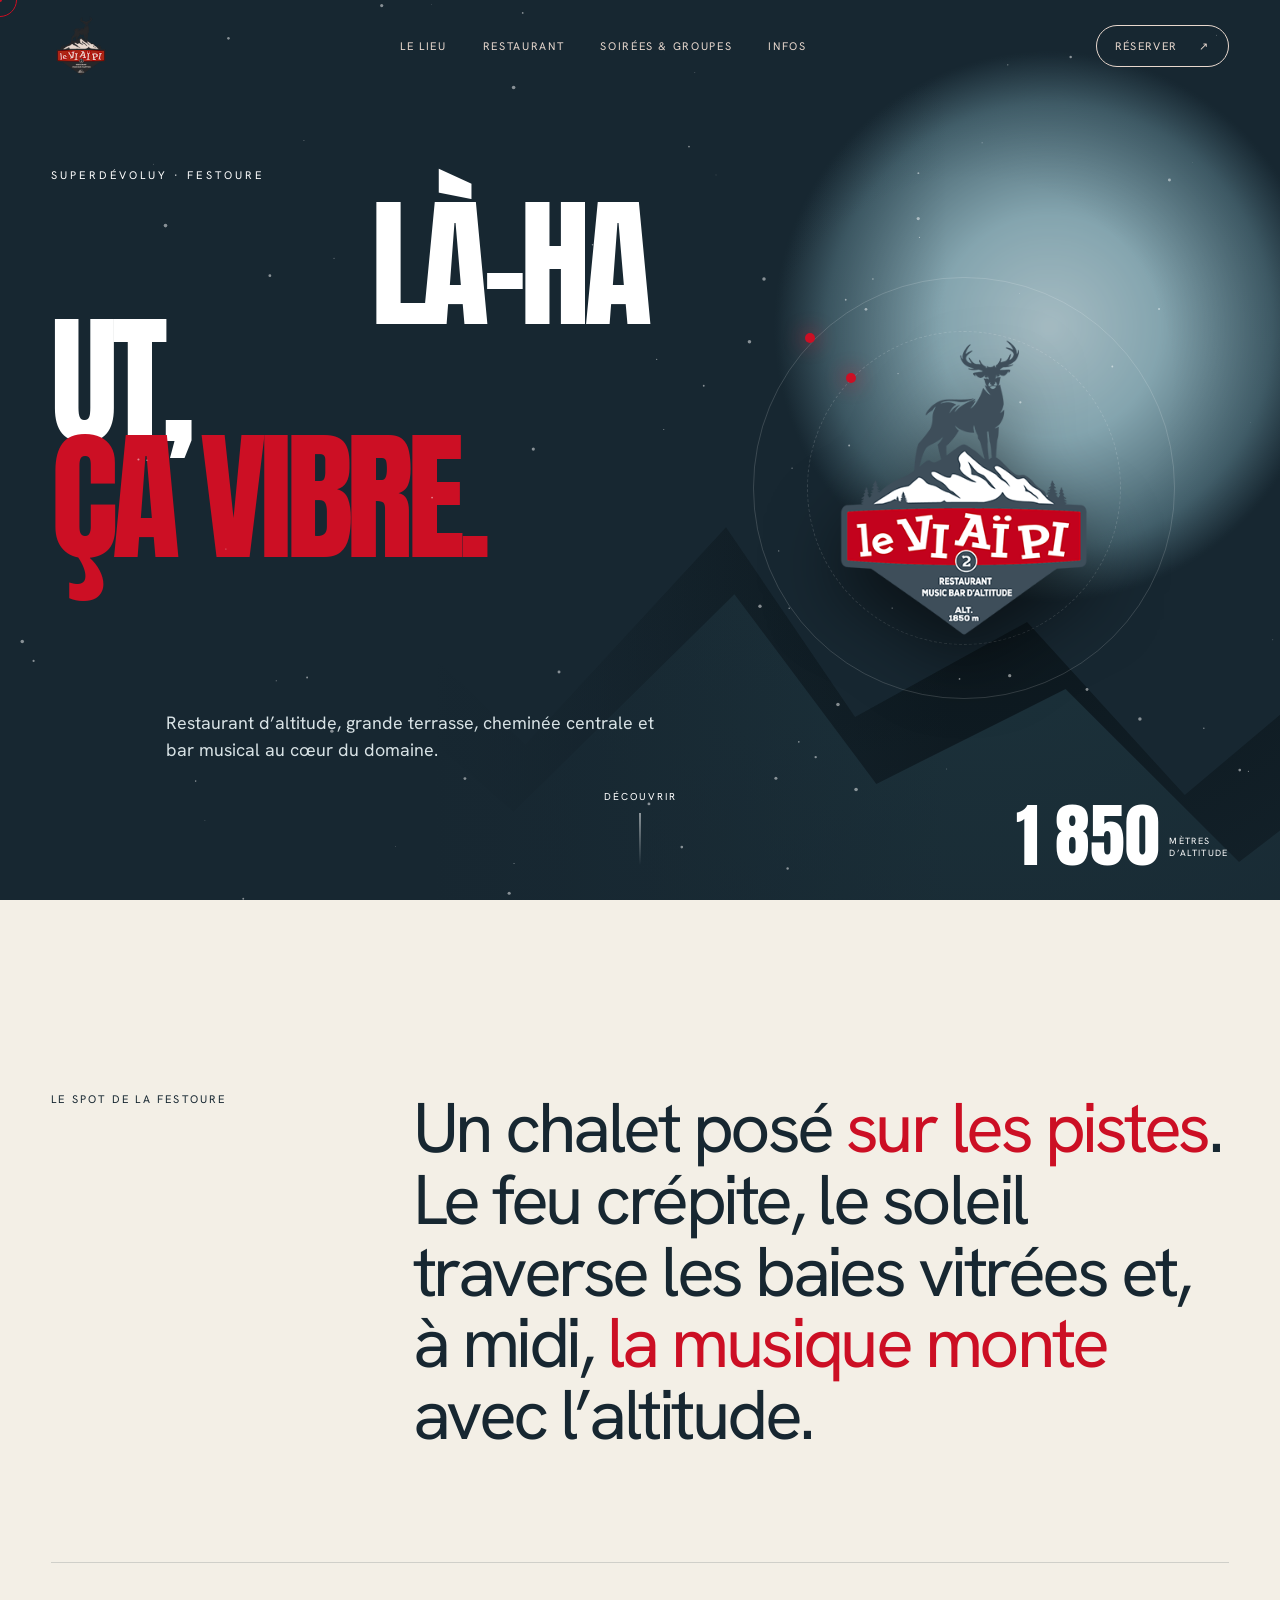
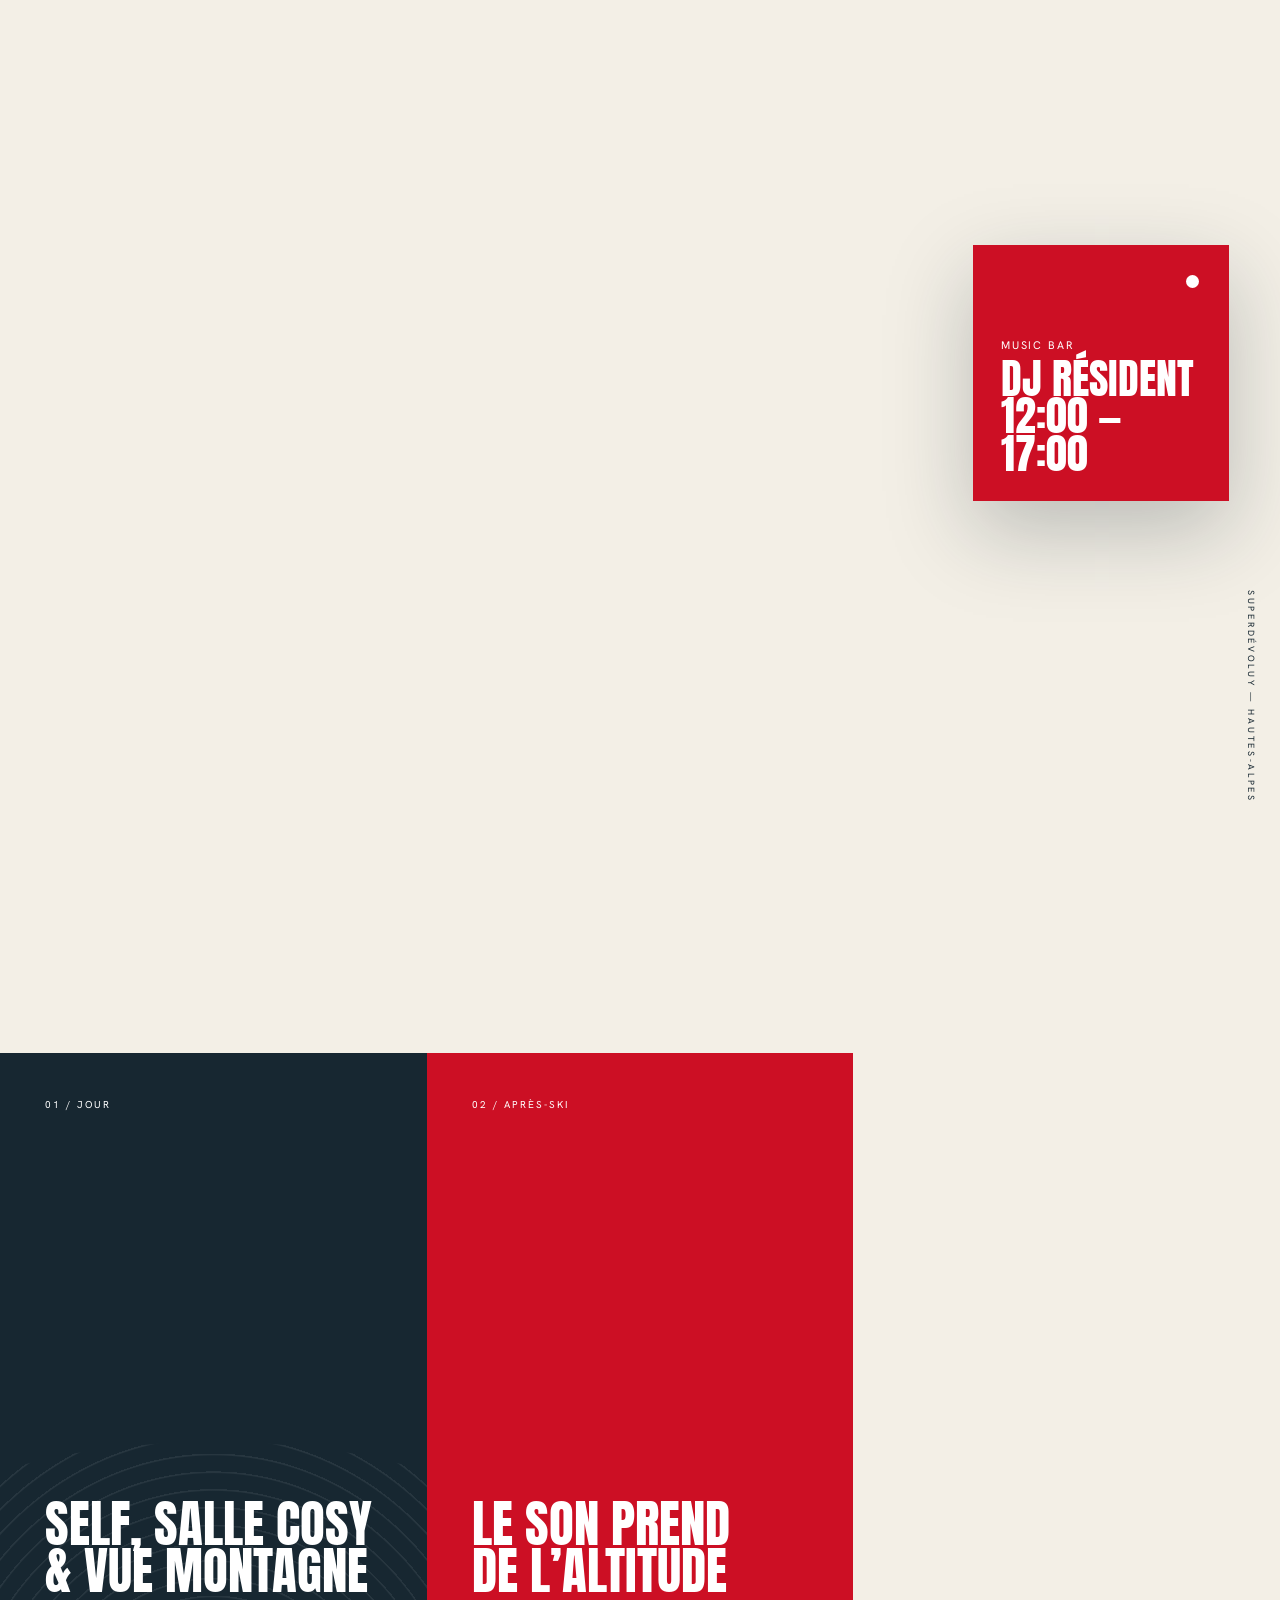
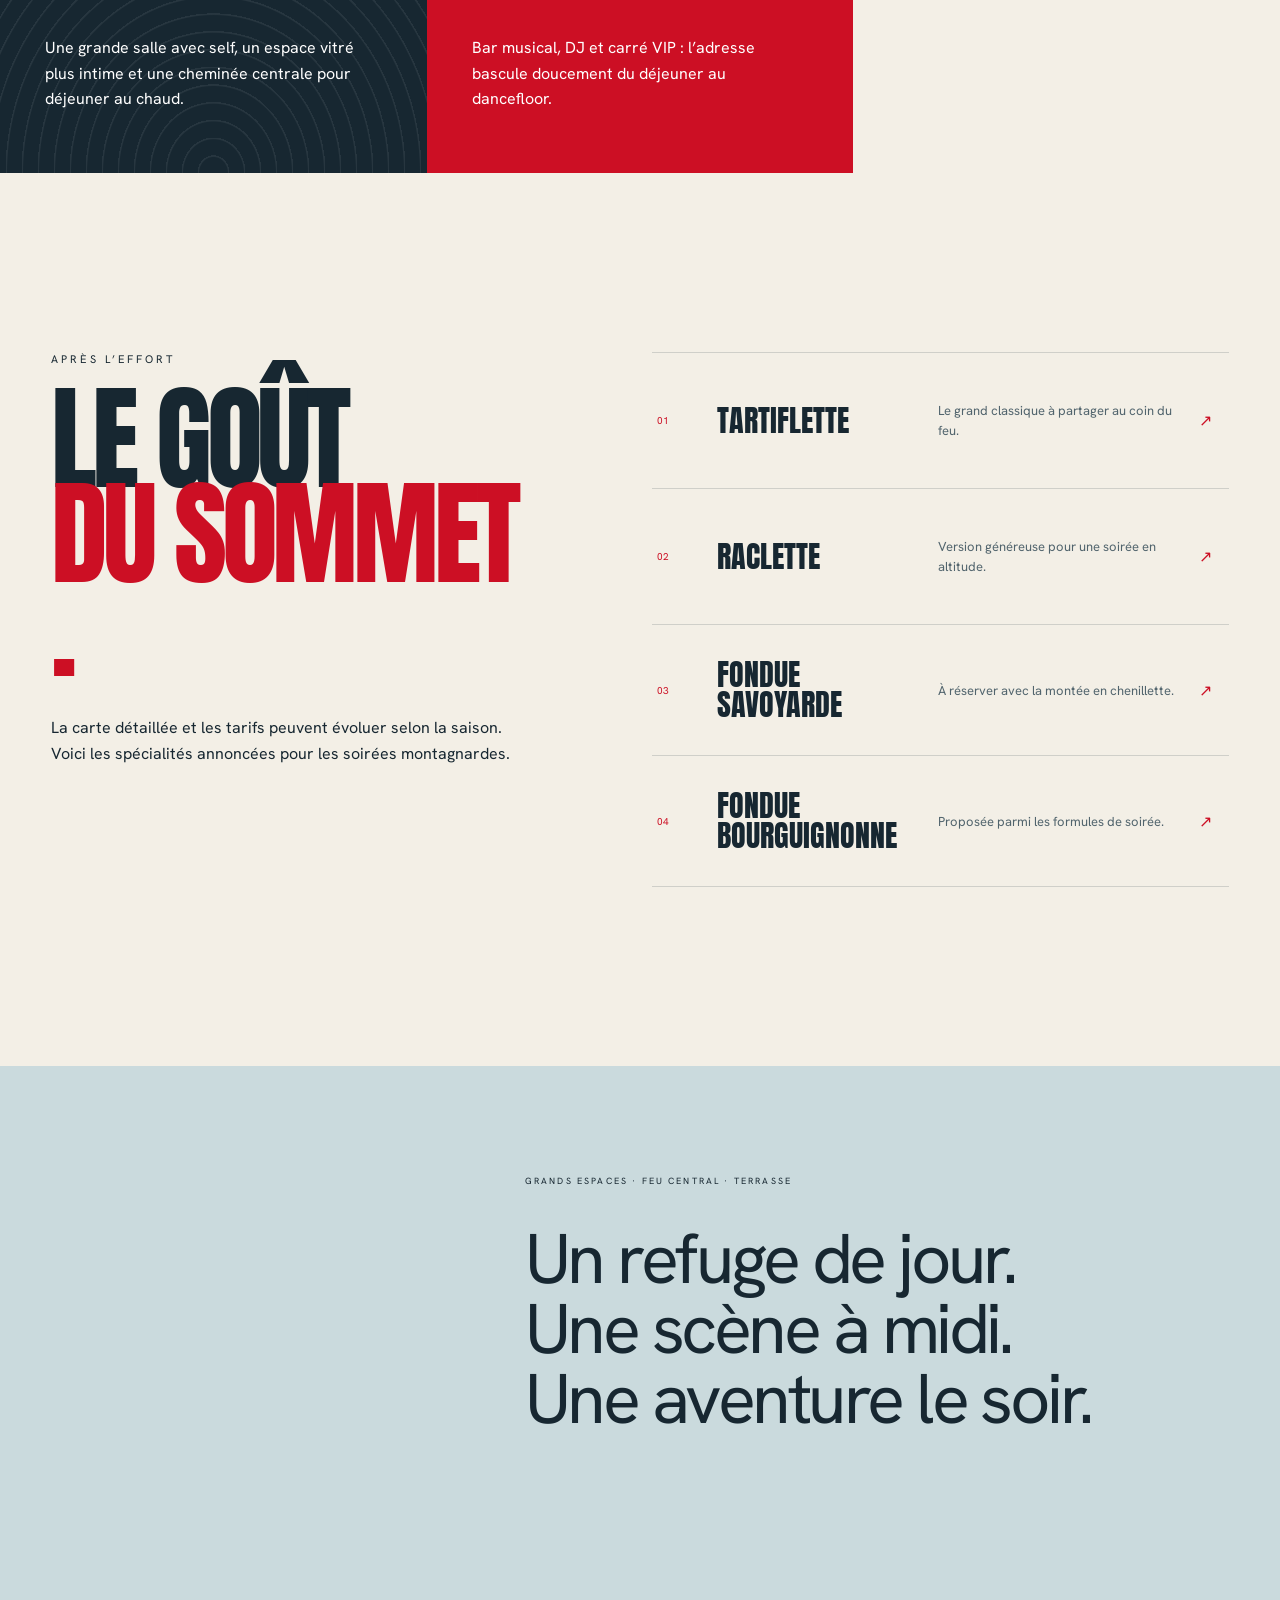
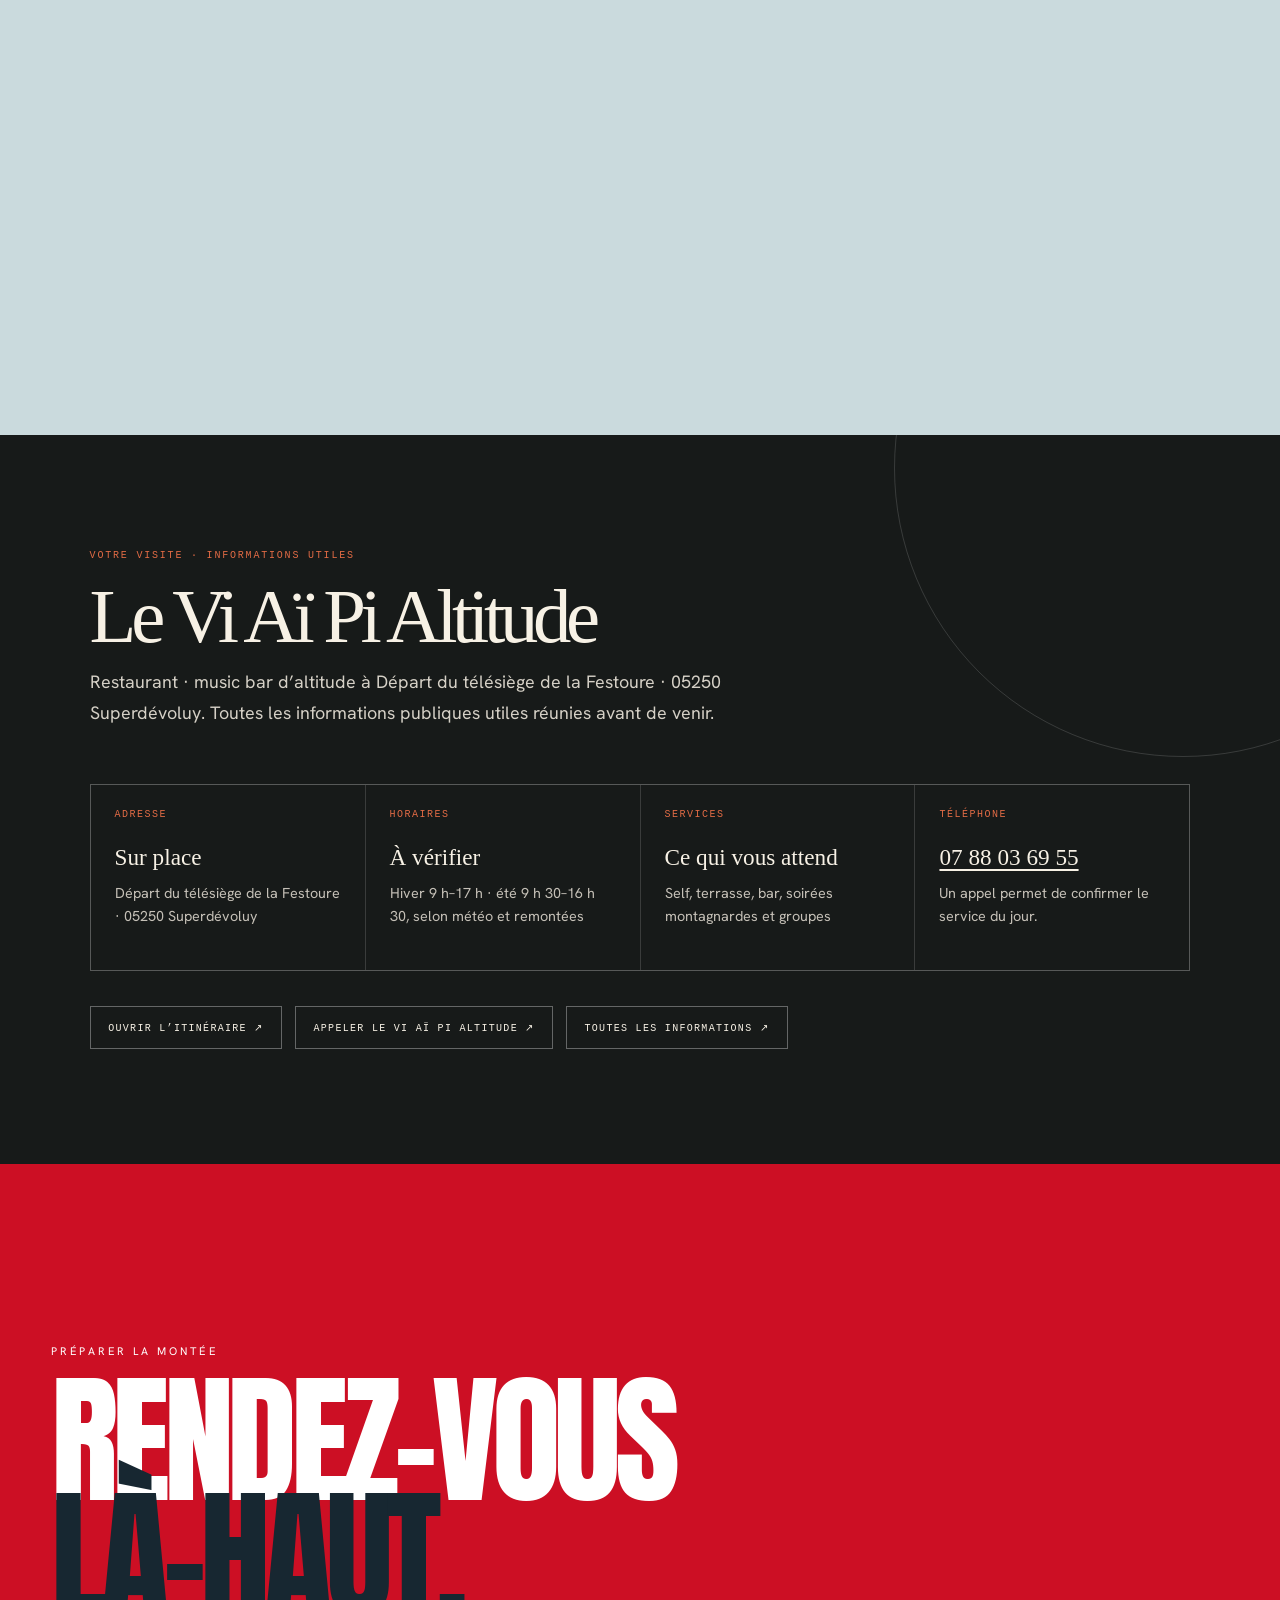
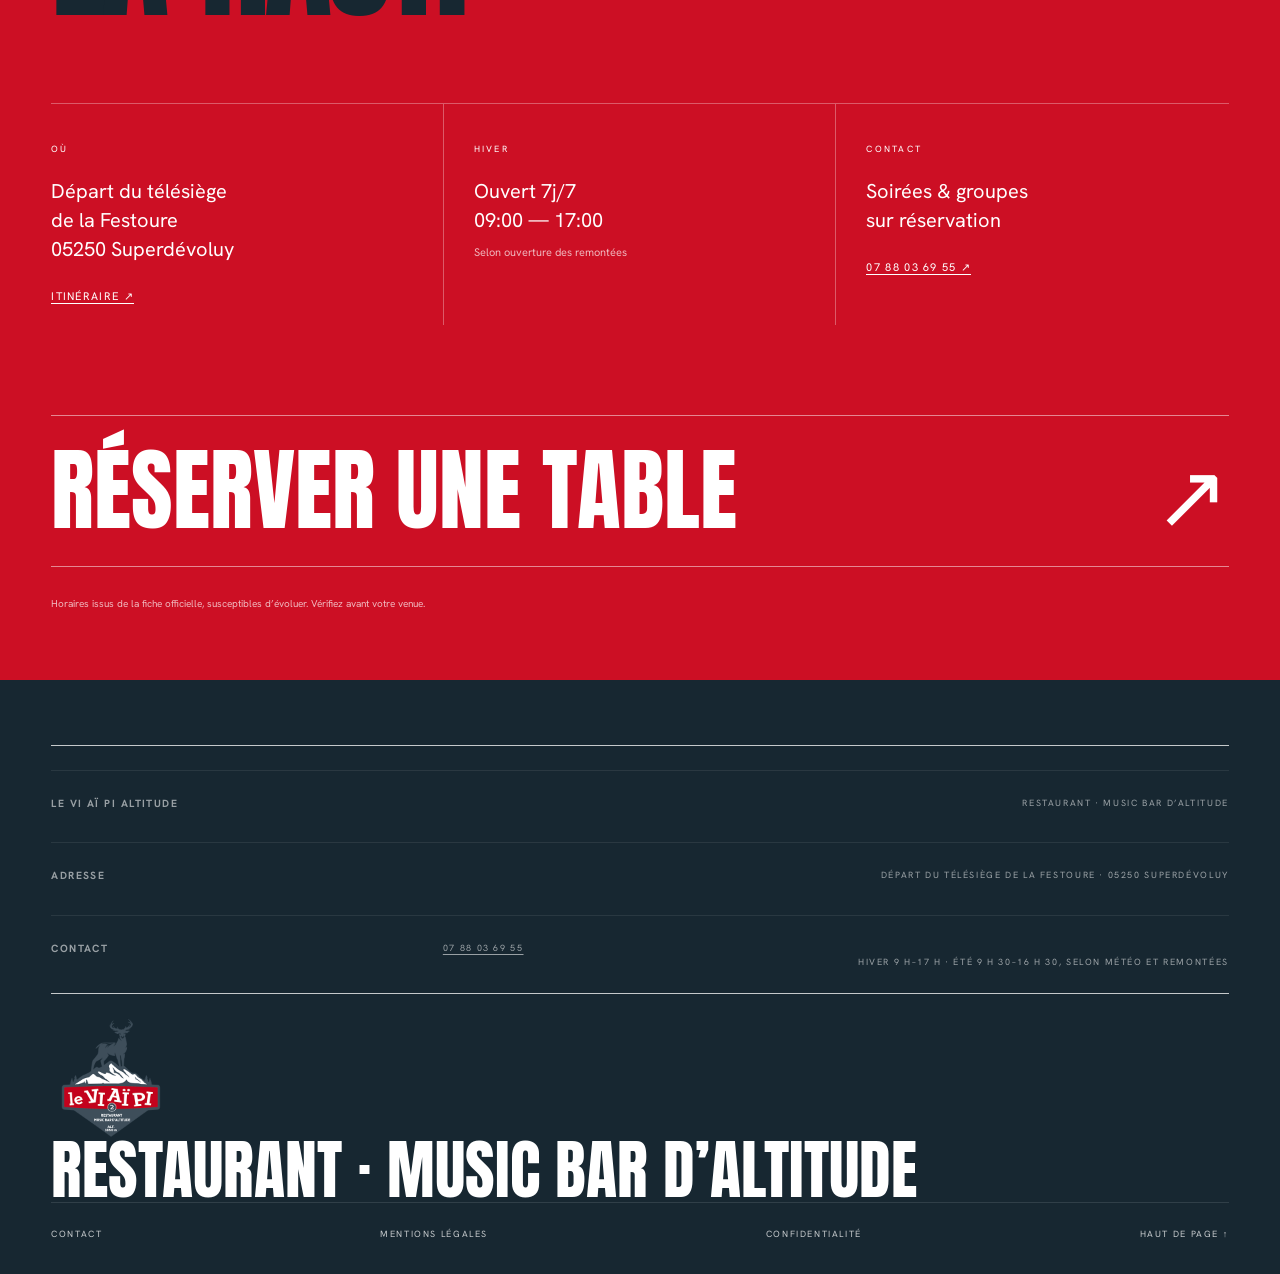
<file: index.html>
<!doctype html>
<html lang="fr">
  <head>
    <meta charset="utf-8" />
    <meta name="viewport" content="width=device-width, initial-scale=1" />
    <meta name="theme-color" content="#172731" />
    <meta
      name="description"
      content="Le Vi Aï Pi, restaurant et bar musical d’altitude à Superdévoluy, au départ du télésiège de la Festoure."
    />
    <title>Le Vi Aï Pi — Music bar d’altitude à Superdévoluy</title>
    <link rel="icon" href="favicon.svg" type="image/svg+xml" />
    <link
      rel="preload"
      href="assets/anton.woff2"
      as="font"
      type="font/woff2"
      crossorigin
    />
    <link
      rel="preload"
      href="assets/hanken.woff2"
      as="font"
      type="font/woff2"
      crossorigin
    />
    <link rel="preload" href="assets/logo.png" as="image" />
    <link rel="stylesheet" href="styles.css" />
  </head>
  <body>
    <div class="loader" aria-hidden="true">
      <img src="assets/logo.png" alt="" />
      <div class="loader-line"><i></i></div>
      <span>Montée à 1 850 m</span>
    </div>

    <canvas id="snow" aria-hidden="true"></canvas>
    <div class="cursor" aria-hidden="true"><span></span></div>

    <header class="nav">
      <a class="nav-mark" href="#top" aria-label="Retour en haut">
        <img src="assets/logo.png" alt="Le Vi Aï Pi" />
      </a>
      <nav aria-label="Navigation principale">
        <a href="le-lieu.html">Le lieu</a>
        <a href="restaurant.html">Restaurant</a>
        <a href="soirees-groupes.html">Soirées & groupes</a>
        <a href="infos-pratiques.html">Infos</a>
      </nav>
      <a class="nav-book magnetic" href="tel:+33788036955"
        >Réserver <span>↗</span></a
      >
    </header>

    <main id="top">
      <section class="hero" aria-labelledby="hero-title">
        <div class="hero-bg" aria-hidden="true">
          <div class="ridge ridge-a"></div>
          <div class="ridge ridge-b"></div>
          <div class="sun"></div>
        </div>
        <div class="hero-copy">
          <p class="eyebrow reveal">Superdévoluy · Festoure</p>
          <h1 id="hero-title" class="split">
            Là-haut,<br /><em>ça vibre.</em>
          </h1>
          <p class="hero-intro reveal">
            Restaurant d’altitude, grande terrasse, cheminée centrale et bar
            musical au cœur du domaine.
          </p>
        </div>
        <div class="hero-emblem" data-tilt>
          <span class="orbit orbit-one"></span
          ><span class="orbit orbit-two"></span>
          <img
            src="assets/logo.png"
            alt="Logo Le Vi Aï Pi — cerf sur les sommets"
          />
        </div>
        <a class="scroll-cue" href="#experience"
          ><span>Découvrir</span><i></i
        ></a>
        <div class="altitude-stamp">
          <b>1 850</b><small>mètres<br />d’altitude</small>
        </div>
      </section>

      <section class="manifesto" id="experience">
        <div class="manifesto-tag reveal">Le spot de la Festoure</div>
        <p class="manifesto-text">
          Un chalet posé <span>sur les pistes</span>. Le feu crépite, le soleil
          traverse les baies vitrées et, à midi,
          <span>la musique monte</span> avec l’altitude.
        </p>
        <div class="manifesto-line"></div>
      </section>

      <section class="photo-stage">
        <figure class="photo-main image-reveal">
          <img
            src="assets/terrace.webp"
            alt="Terrasse du Vi Aï Pi sur les pistes"
            loading="lazy"
          />
          <figcaption>
            <span>01</span> Plein soleil, face au snowpark
          </figcaption>
        </figure>
        <div class="floating-card reveal">
          <span class="pulse"></span>
          <p>Music bar</p>
          <strong>DJ résident<br />12:00 — 17:00</strong>
        </div>
        <p class="vertical-note">SUPERDÉVOLUY — HAUTES-ALPES</p>
      </section>

      <section class="features">
        <article class="feature feature-dark reveal">
          <span>01 / JOUR</span>
          <h2>Self, salle cosy<br />& vue montagne</h2>
          <p>
            Une grande salle avec self, un espace vitré plus intime et une
            cheminée centrale pour déjeuner au chaud.
          </p>
          <div class="wave" aria-hidden="true"></div>
        </article>
        <article class="feature feature-red reveal">
          <span>02 / APRÈS-SKI</span>
          <h2>Le son prend<br />de l’altitude</h2>
          <p>
            Bar musical, DJ et carré VIP : l’adresse bascule doucement du
            déjeuner au dancefloor.
          </p>
          <div class="equalizer" aria-hidden="true">
            <i></i><i></i><i></i><i></i><i></i><i></i><i></i>
          </div>
        </article>
        <article class="feature feature-photo image-reveal">
          <img
            src="assets/interior.webp"
            alt="Ambiance intérieure du Vi Aï Pi"
            loading="lazy"
          />
          <span>03 / SOIR</span>
          <div>
            <h2>Soirées<br />montagnardes</h2>
            <p>
              Montée et descente en chenillette, uniquement sur réservation.
            </p>
          </div>
        </article>
      </section>

      <section class="menu" id="carte">
        <div class="menu-heading">
          <p class="eyebrow reveal">Après l’effort</p>
          <h2 class="split">Le goût<br /><em>du sommet.</em></h2>
          <p class="reveal">
            La carte détaillée et les tarifs peuvent évoluer selon la saison.
            Voici les spécialités annoncées pour les soirées montagnardes.
          </p>
        </div>
        <div class="menu-list">
          <article class="menu-row reveal">
            <span>01</span>
            <h3>Tartiflette</h3>
            <p>Le grand classique à partager au coin du feu.</p>
            <i>↗</i>
          </article>
          <article class="menu-row reveal">
            <span>02</span>
            <h3>Raclette</h3>
            <p>Version généreuse pour une soirée en altitude.</p>
            <i>↗</i>
          </article>
          <article class="menu-row reveal">
            <span>03</span>
            <h3>Fondue savoyarde</h3>
            <p>À réserver avec la montée en chenillette.</p>
            <i>↗</i>
          </article>
          <article class="menu-row reveal">
            <span>04</span>
            <h3>Fondue bourguignonne</h3>
            <p>Proposée parmi les formules de soirée.</p>
            <i>↗</i>
          </article>
        </div>
      </section>

      <section class="gallery" aria-label="Galerie du Vi Aï Pi">
        <figure class="gallery-tall image-reveal">
          <img
            src="assets/altitude.webp"
            alt="Le Vi Aï Pi dans le domaine de Superdévoluy"
            loading="lazy"
          />
        </figure>
        <div class="gallery-copy reveal">
          <span>GRANDS ESPACES · FEU CENTRAL · TERRASSE</span>
          <p>
            Un refuge de jour.<br />Une scène à midi.<br />Une aventure le soir.
          </p>
        </div>
        <figure class="gallery-wide image-reveal">
          <img
            src="assets/experience.webp"
            alt="Expérience en altitude au Vi Aï Pi"
            loading="lazy"
          />
        </figure>
      </section>

      <section class="visit" id="infos">
        <div class="visit-title">
          <p class="eyebrow reveal">Préparer la montée</p>
          <h2 class="split">Rendez-vous<br /><em>là-haut.</em></h2>
        </div>
        <div class="visit-grid">
          <div class="info-block reveal">
            <span>OÙ</span>
            <p>
              Départ du télésiège<br />de la Festoure<br />05250 Superdévoluy
            </p>
            <a
              href="https://www.google.com/maps/search/?api=1&query=Le+Vi+Ai+Pi+Altitude+Superdevoluy"
              target="_blank"
              rel="noopener"
              >Itinéraire ↗</a
            >
          </div>
          <div class="info-block reveal">
            <span>HIVER</span>
            <p>
              Ouvert 7j/7<br />09:00 — 17:00<br /><small
                >Selon ouverture des remontées</small
              >
            </p>
          </div>
          <div class="info-block reveal">
            <span>CONTACT</span>
            <p>Soirées & groupes<br />sur réservation</p>
            <a href="tel:+33788036955">07 88 03 69 55 ↗</a>
          </div>
        </div>
        <a class="big-cta magnetic" href="tel:+33788036955"
          ><span>Réserver une table</span><i>↗</i></a
        >
        <p class="notice">
          Horaires issus de la fiche officielle, susceptibles d’évoluer.
          Vérifiez avant votre venue.
        </p>
      </section>
    </main>

    <footer>
      <img src="assets/logo.png" alt="Le Vi Aï Pi" />
      <p>Restaurant · Music bar d’altitude</p>
      <div>
        <a href="contact.html">Contact</a
        ><a href="mentions-legales.html">Mentions légales</a
        ><a href="confidentialite.html">Confidentialité</a
        ><a href="#top">Haut de page ↑</a>
      </div>
    </footer>

    <script src="app.js"></script>
<script src="site-enhance.js"></script>
</body>
</html>
</file>
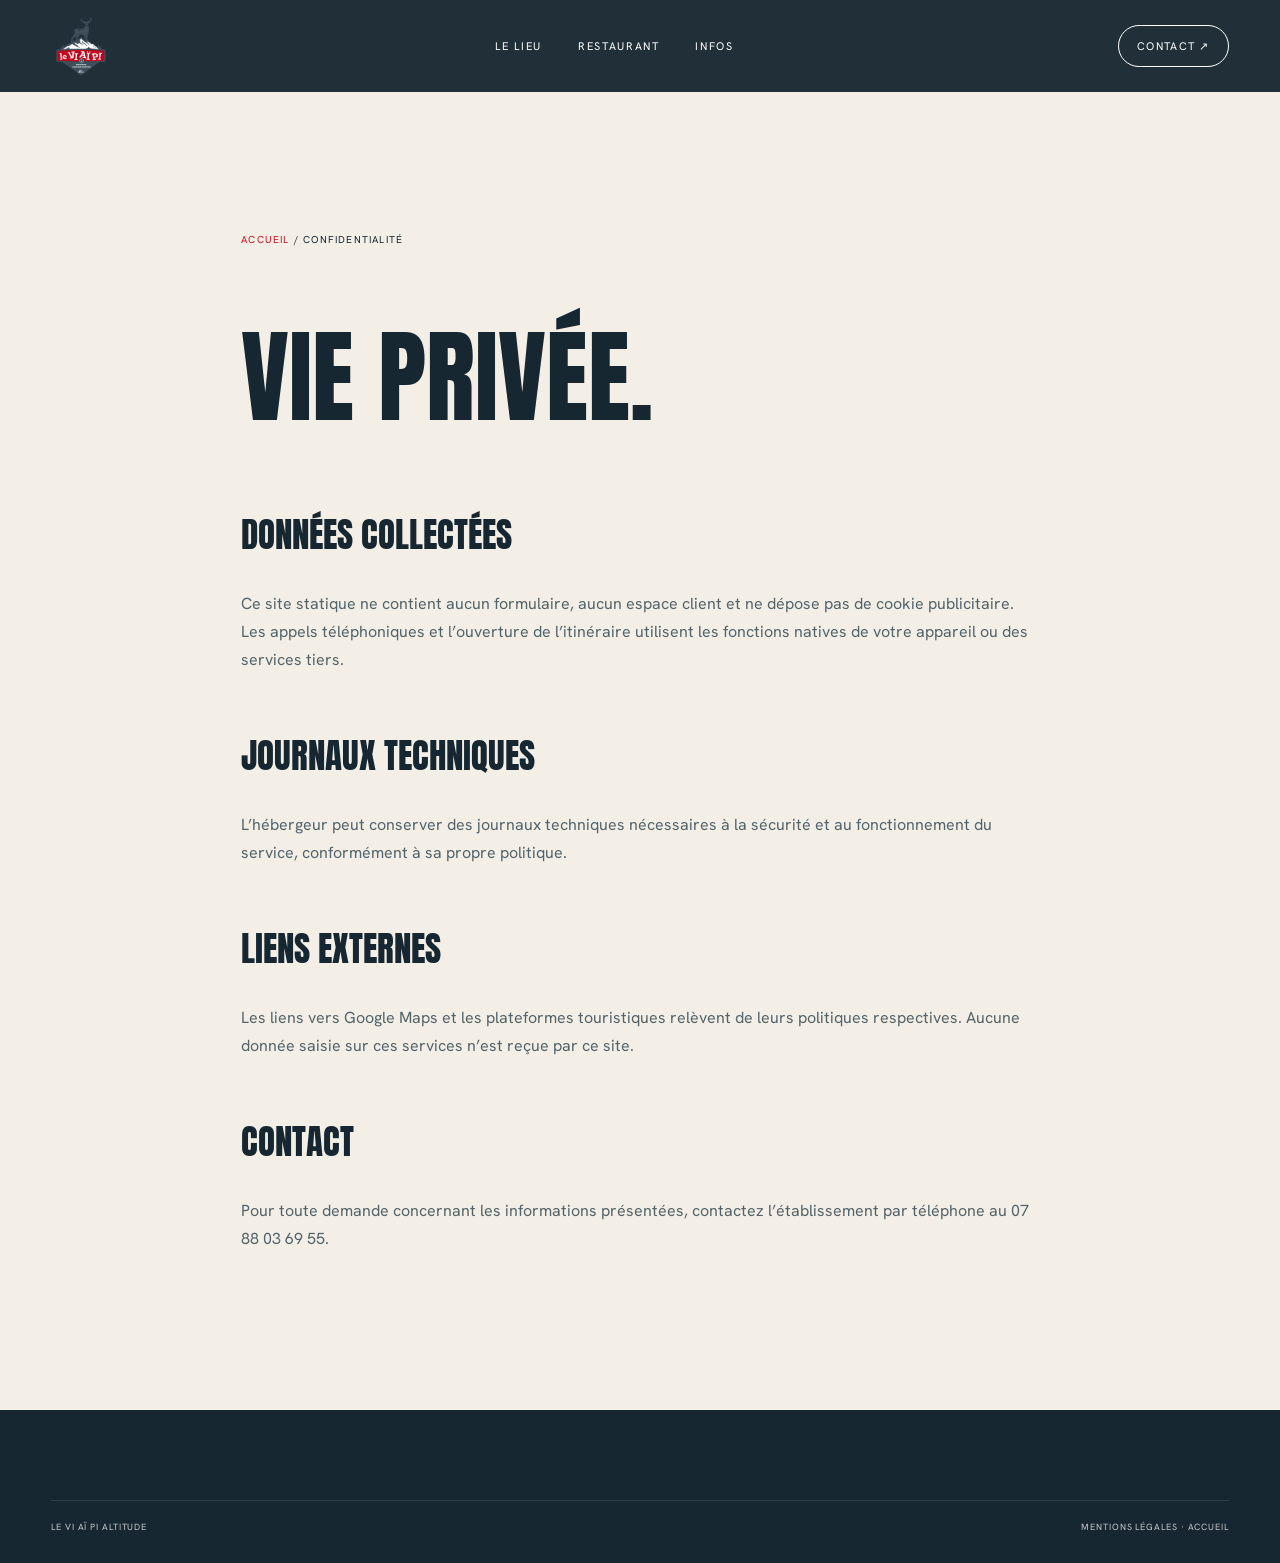
<file: confidentialite.html>
<!doctype html><html lang="fr"><head><meta charset="utf-8"><meta name="viewport" content="width=device-width,initial-scale=1"><meta name="robots" content="noindex"><title>Confidentialité — Le Vi Aï Pi</title><link rel="stylesheet" href="styles.css"><link rel="stylesheet" href="pages.css"></head><body class="page-body"><header class="nav"><a class="nav-mark" href="index.html"><img src="assets/logo.png" alt="Le Vi Aï Pi"></a><nav><a href="le-lieu.html">Le lieu</a><a href="restaurant.html">Restaurant</a><a href="infos-pratiques.html">Infos</a></nav><a class="nav-book" href="contact.html">Contact ↗</a></header><main class="page-main"><section class="page-section legal"><div class="breadcrumbs"><a href="index.html">Accueil</a> / Confidentialité</div><h1>Vie privée.</h1><h2>Données collectées</h2><p>Ce site statique ne contient aucun formulaire, aucun espace client et ne dépose pas de cookie publicitaire. Les appels téléphoniques et l’ouverture de l’itinéraire utilisent les fonctions natives de votre appareil ou des services tiers.</p><h2>Journaux techniques</h2><p>L’hébergeur peut conserver des journaux techniques nécessaires à la sécurité et au fonctionnement du service, conformément à sa propre politique.</p><h2>Liens externes</h2><p>Les liens vers Google Maps et les plateformes touristiques relèvent de leurs politiques respectives. Aucune donnée saisie sur ces services n’est reçue par ce site.</p><h2>Contact</h2><p>Pour toute demande concernant les informations présentées, contactez l’établissement par téléphone au <a href="tel:+33788036955">07 88 03 69 55</a>.</p></section></main><footer class="page-footer"><div class="page-footer-bottom"><span>Le Vi Aï Pi Altitude</span><span><a href="mentions-legales.html">Mentions légales</a> · <a href="index.html">Accueil</a></span></div></footer></body></html>
</file>
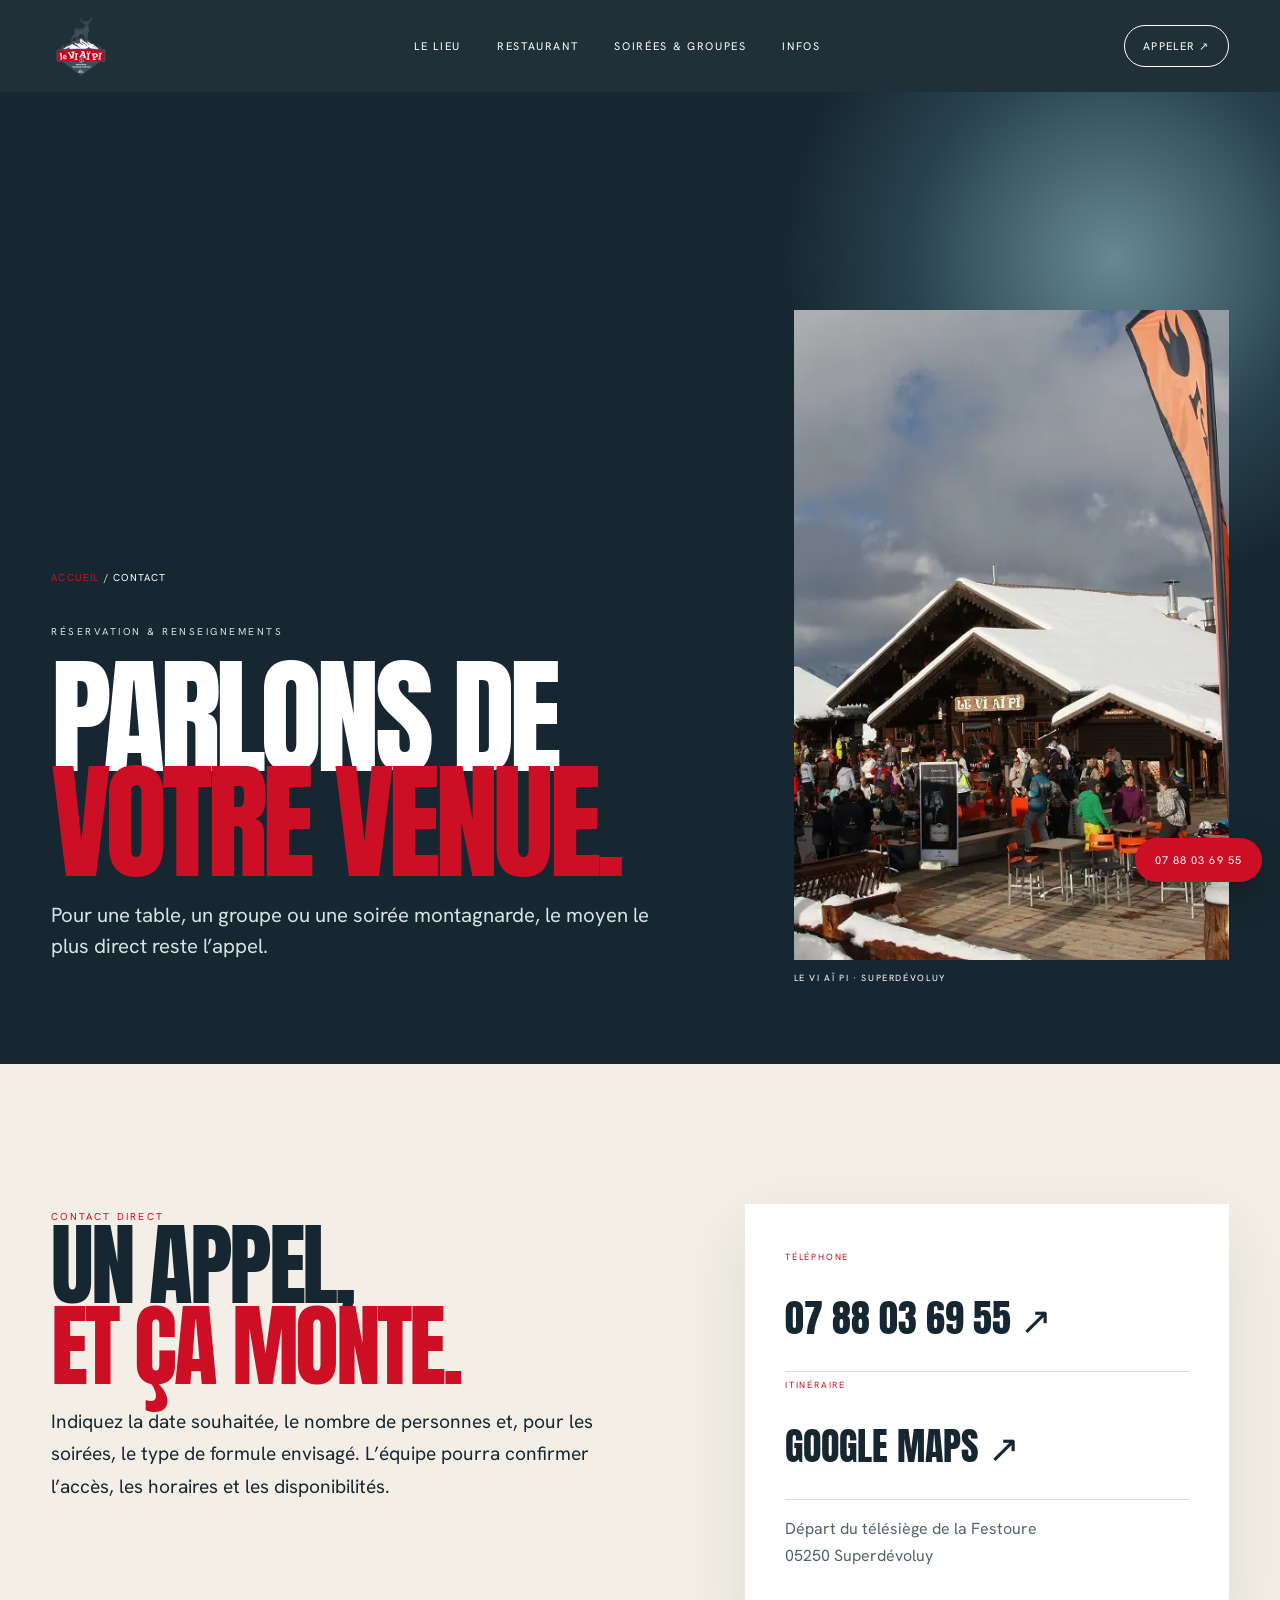
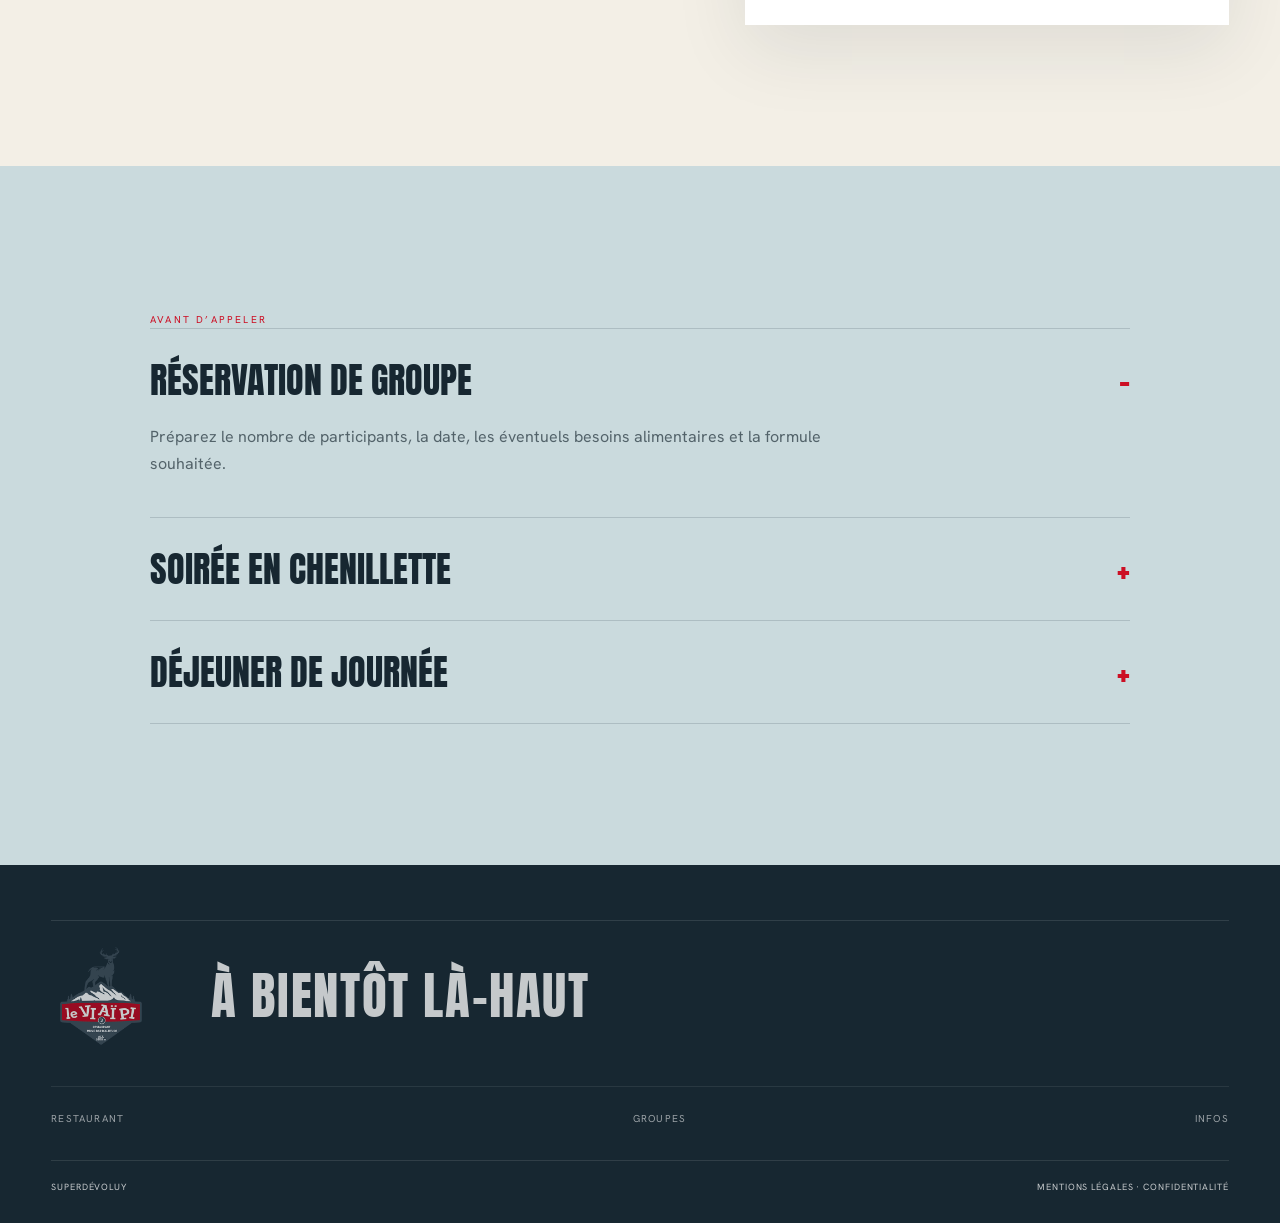
<file: contact.html>
<!doctype html><html lang="fr"><head><meta charset="utf-8"><meta name="viewport" content="width=device-width,initial-scale=1"><meta name="description" content="Contacter et réserver au Vi Aï Pi Altitude à Superdévoluy."><title>Contact — Le Vi Aï Pi</title><link rel="icon" href="favicon.svg"><link rel="stylesheet" href="styles.css"><link rel="stylesheet" href="pages.css"></head><body class="page-body"><header class="nav"><a class="nav-mark" href="index.html"><img src="assets/logo.png" alt="Le Vi Aï Pi"></a><nav><a href="le-lieu.html">Le lieu</a><a href="restaurant.html">Restaurant</a><a href="soirees-groupes.html">Soirées & groupes</a><a href="infos-pratiques.html">Infos</a></nav><a class="nav-book" href="tel:+33788036955">Appeler ↗</a></header><main class="page-main"><section class="page-hero"><div class="page-hero-copy"><div class="breadcrumbs"><a href="index.html">Accueil</a> / Contact</div><span class="page-kicker">Réservation & renseignements</span><h1>Parlons de<br><em>votre venue.</em></h1><p>Pour une table, un groupe ou une soirée montagnarde, le moyen le plus direct reste l’appel.</p></div><figure class="page-hero-card"><img src="assets/terrace.webp" alt="Terrasse du Vi Aï Pi"><figcaption>Le Vi Aï Pi · Superdévoluy</figcaption></figure></section><section class="page-section"><div class="contact-panel"><div><span class="section-label">Contact direct</span><h2>Un appel,<br><em>et ça monte.</em></h2><p class="prose">Indiquez la date souhaitée, le nombre de personnes et, pour les soirées, le type de formule envisagé. L’équipe pourra confirmer l’accès, les horaires et les disponibilités.</p></div><aside class="contact-card"><span>TÉLÉPHONE</span><a href="tel:+33788036955">07 88 03 69 55 ↗</a><span>ITINÉRAIRE</span><a href="https://www.google.com/maps/search/?api=1&query=Le+Vi+Ai+Pi+Altitude+Superdevoluy" target="_blank" rel="noopener">Google Maps ↗</a><p>Départ du télésiège de la Festoure<br>05250 Superdévoluy</p></aside></div></section><section class="page-section" style="background:#cadadd"><div class="faq"><span class="section-label">Avant d’appeler</span><details open><summary>Réservation de groupe</summary><p>Préparez le nombre de participants, la date, les éventuels besoins alimentaires et la formule souhaitée.</p></details><details><summary>Soirée en chenillette</summary><p>Demandez la faisabilité, les horaires de montée et descente et les conditions liées au domaine.</p></details><details><summary>Déjeuner de journée</summary><p>Les modes de service changent entre été et hiver. Consultez la page Restaurant et confirmez les horaires le jour même.</p></details></div></section></main><footer class="page-footer"><div class="page-footer-top"><img src="assets/logo.png" alt="Le Vi Aï Pi"><strong>À bientôt là-haut</strong><div class="page-footer-links"><a href="restaurant.html">Restaurant</a><a href="soirees-groupes.html">Groupes</a><a href="infos-pratiques.html">Infos</a></div></div><div class="page-footer-bottom"><span>Superdévoluy</span><span><a href="mentions-legales.html">Mentions légales</a> · <a href="confidentialite.html">Confidentialité</a></span></div></footer><a class="sticky-call" href="tel:+33788036955">07 88 03 69 55</a><script src="pages.js"></script></body></html>
</file>
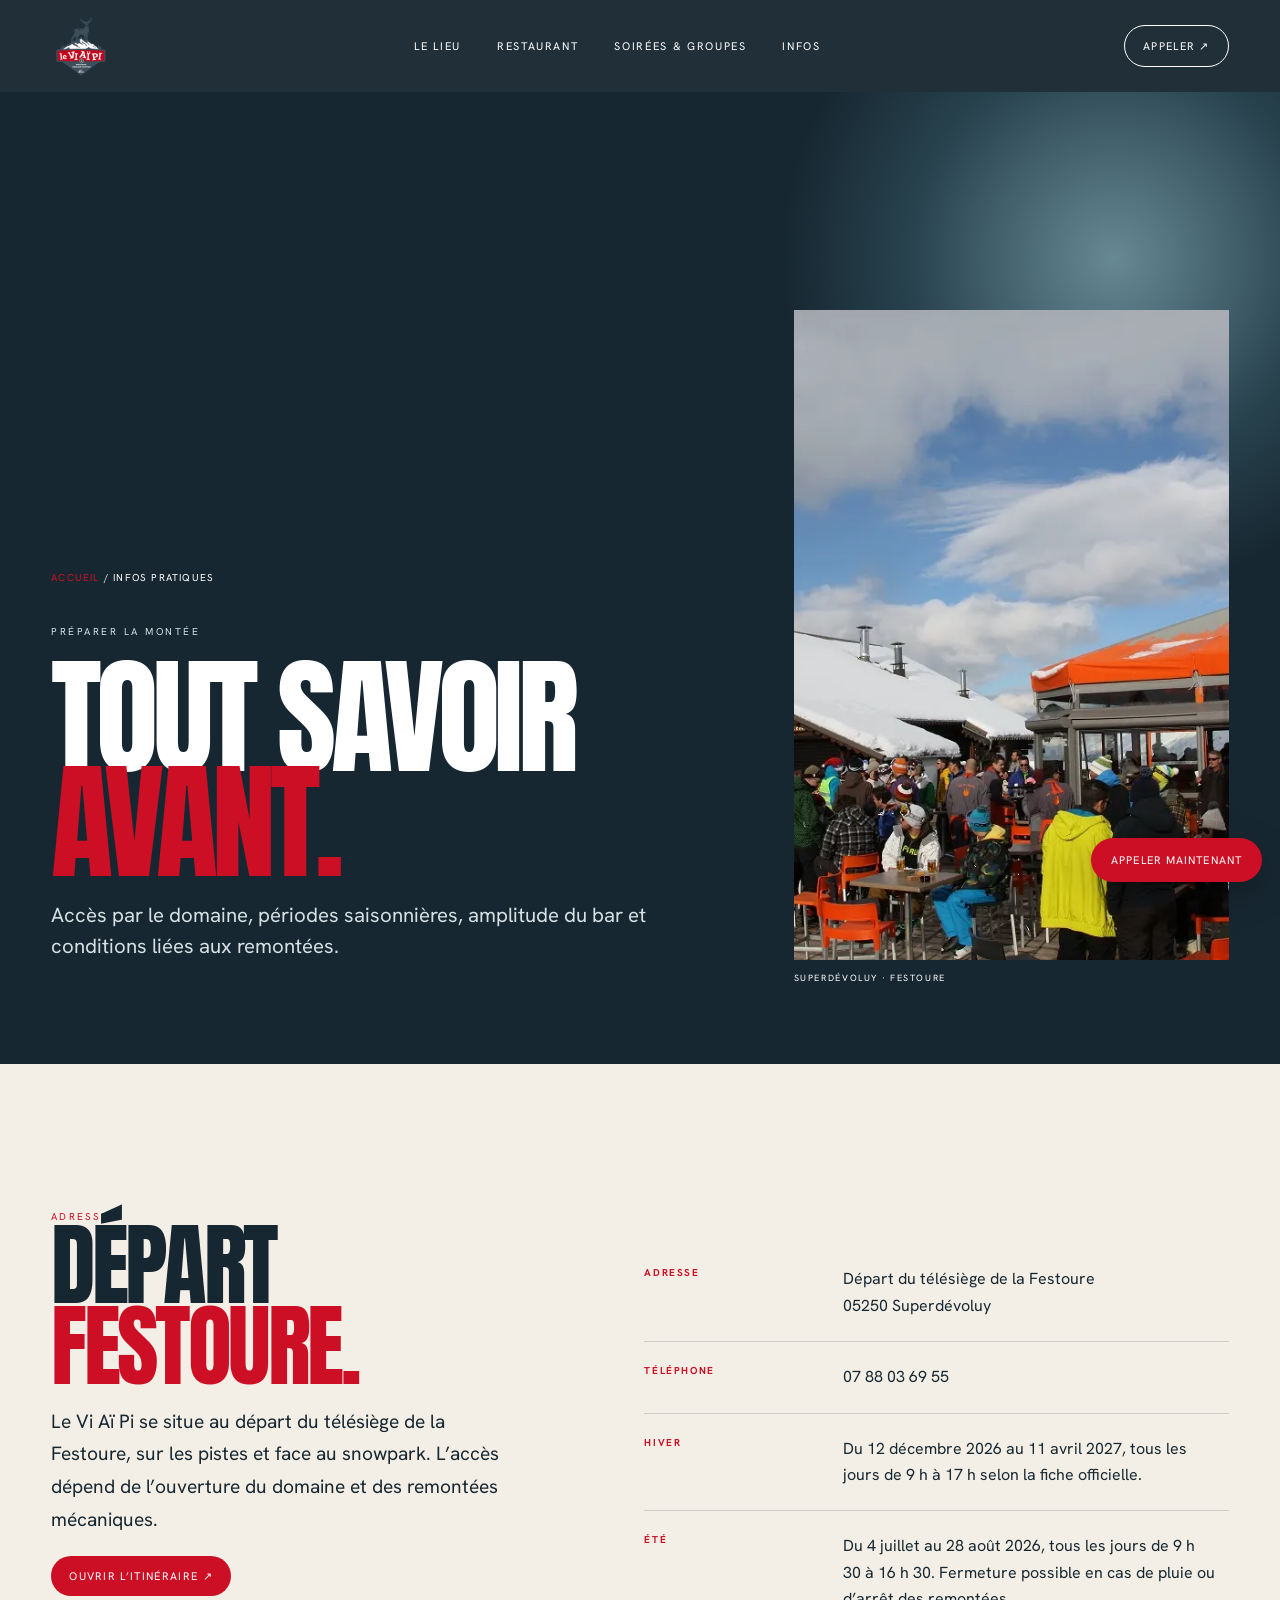
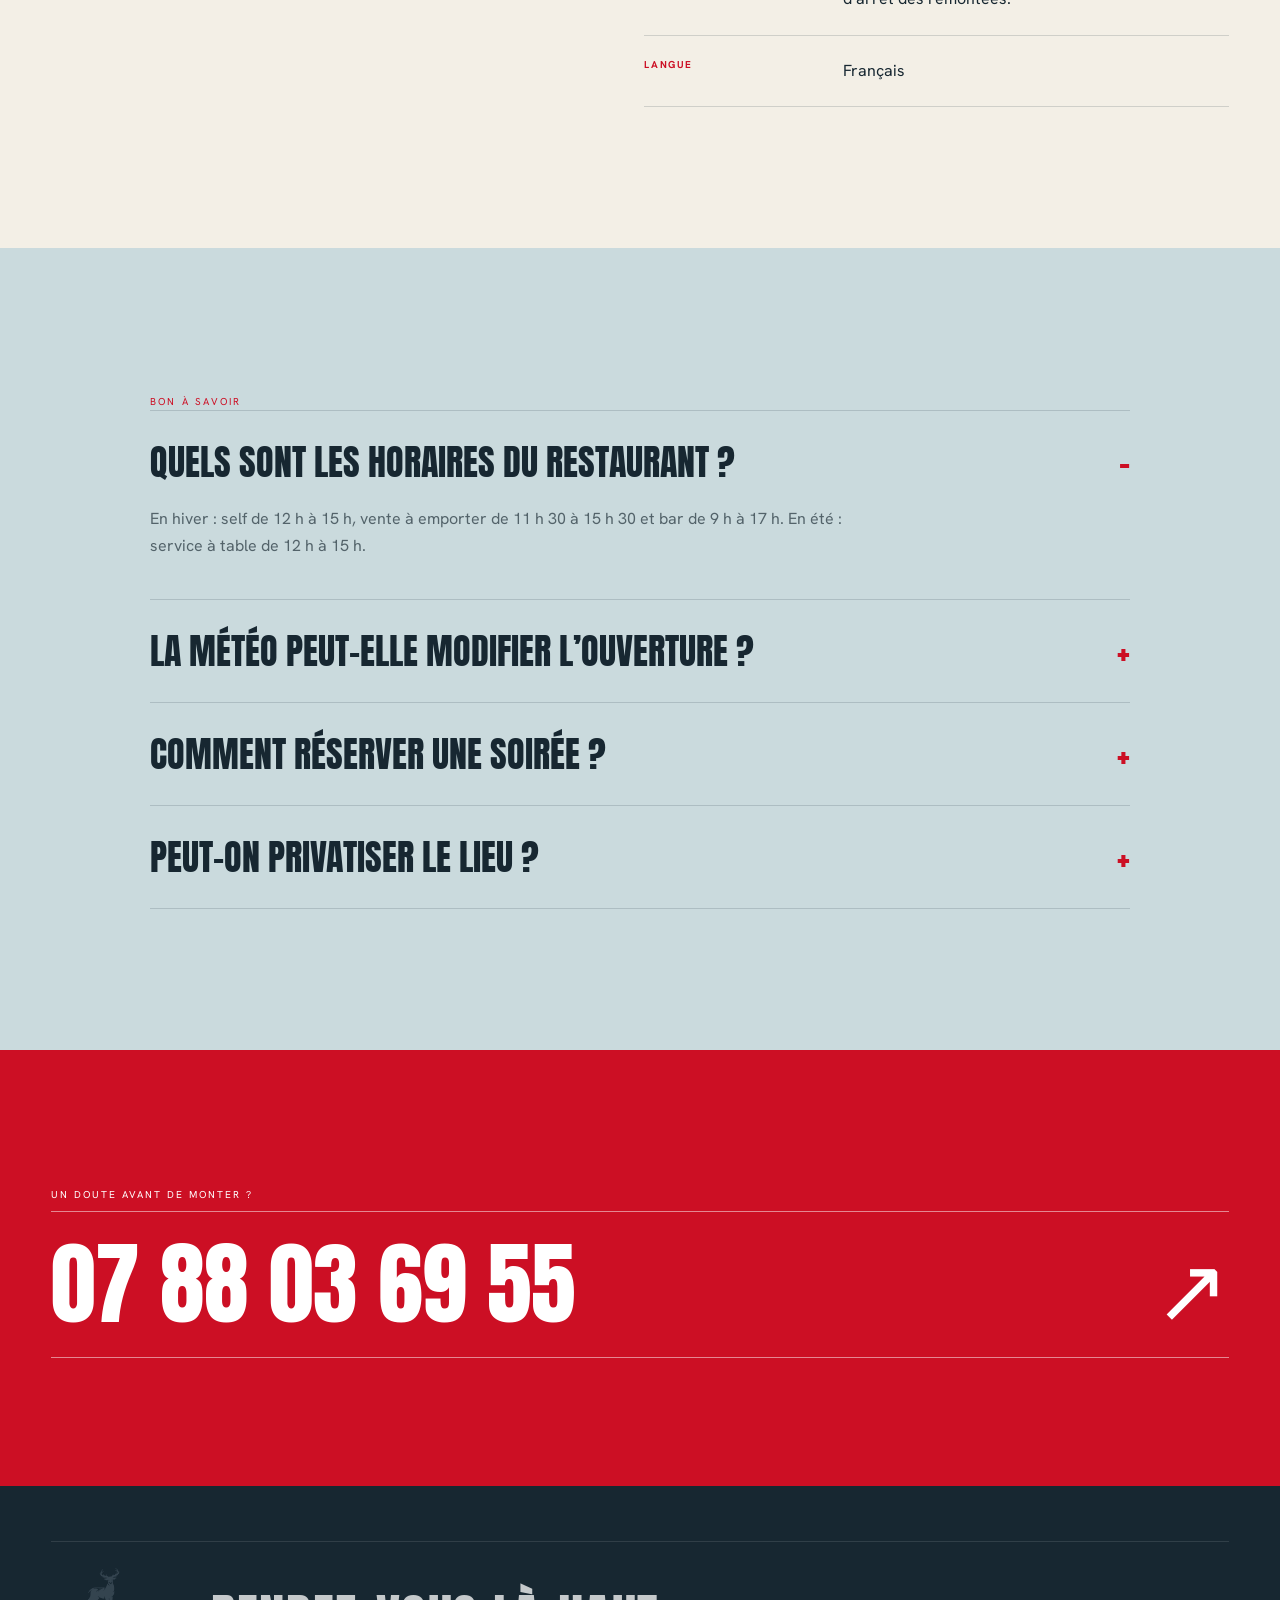
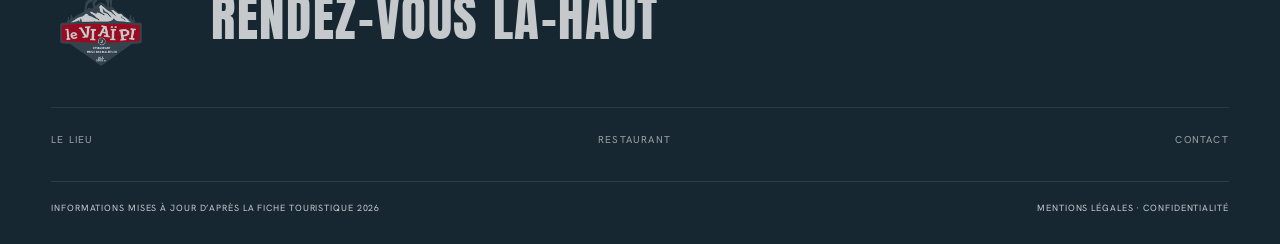
<file: infos-pratiques.html>
<!doctype html><html lang="fr"><head><meta charset="utf-8"><meta name="viewport" content="width=device-width,initial-scale=1"><meta name="description" content="Accès, horaires saisonniers et informations pratiques du Vi Aï Pi à Superdévoluy."><title>Infos pratiques — Le Vi Aï Pi</title><link rel="icon" href="favicon.svg"><link rel="stylesheet" href="styles.css"><link rel="stylesheet" href="pages.css"></head><body class="page-body"><header class="nav"><a class="nav-mark" href="index.html"><img src="assets/logo.png" alt="Le Vi Aï Pi"></a><nav><a href="le-lieu.html">Le lieu</a><a href="restaurant.html">Restaurant</a><a href="soirees-groupes.html">Soirées & groupes</a><a href="infos-pratiques.html" aria-current="page">Infos</a></nav><a class="nav-book" href="tel:+33788036955">Appeler ↗</a></header><main class="page-main"><section class="page-hero"><div class="page-hero-copy"><div class="breadcrumbs"><a href="index.html">Accueil</a> / Infos pratiques</div><span class="page-kicker">Préparer la montée</span><h1>Tout savoir<br><em>avant.</em></h1><p>Accès par le domaine, périodes saisonnières, amplitude du bar et conditions liées aux remontées.</p></div><figure class="page-hero-card"><img src="assets/altitude.webp" alt="Accès au Vi Aï Pi sur les pistes"><figcaption>Superdévoluy · Festoure</figcaption></figure></section><section class="page-section"><div class="content-split"><div><span class="section-label">Adresse</span><h2>Départ<br><em>Festoure.</em></h2><p class="prose">Le Vi Aï Pi se situe au départ du télésiège de la Festoure, sur les pistes et face au snowpark. L’accès dépend de l’ouverture du domaine et des remontées mécaniques.</p><p><a class="nav-book" style="display:inline-block;background:var(--red);color:#fff;border:0" href="https://www.google.com/maps/search/?api=1&query=Le+Vi+Ai+Pi+Altitude+Superdevoluy" target="_blank" rel="noopener">Ouvrir l’itinéraire ↗</a></p></div><div><table class="info-table"><tr><th>Adresse</th><td>Départ du télésiège de la Festoure<br>05250 Superdévoluy</td></tr><tr><th>Téléphone</th><td><a href="tel:+33788036955">07 88 03 69 55</a></td></tr><tr><th>Hiver</th><td>Du 12 décembre 2026 au 11 avril 2027, tous les jours de 9 h à 17 h selon la fiche officielle.</td></tr><tr><th>Été</th><td>Du 4 juillet au 28 août 2026, tous les jours de 9 h 30 à 16 h 30. Fermeture possible en cas de pluie ou d’arrêt des remontées.</td></tr><tr><th>Langue</th><td>Français</td></tr></table></div></div></section><section class="page-section" style="background:#cadadd"><div class="faq"><span class="section-label">Bon à savoir</span><details open><summary>Quels sont les horaires du restaurant ?</summary><p>En hiver : self de 12 h à 15 h, vente à emporter de 11 h 30 à 15 h 30 et bar de 9 h à 17 h. En été : service à table de 12 h à 15 h.</p></details><details><summary>La météo peut-elle modifier l’ouverture ?</summary><p>Oui. L’ouverture dépend des conditions, notamment de la pluie en été et du fonctionnement des remontées mécaniques.</p></details><details><summary>Comment réserver une soirée ?</summary><p>Appelez directement l’établissement afin de préciser la date, la taille du groupe, la formule et l’organisation de la chenillette.</p></details><details><summary>Peut-on privatiser le lieu ?</summary><p>La fiche officielle indique une possibilité de privatisation en soirée pour des groupes de 30 à 40 personnes.</p></details></div></section><section class="cta-band"><p>Un doute avant de monter ?</p><a href="tel:+33788036955">07 88 03 69 55 <span>↗</span></a></section></main><footer class="page-footer"><div class="page-footer-top"><img src="assets/logo.png" alt="Le Vi Aï Pi"><strong>Rendez-vous là-haut</strong><div class="page-footer-links"><a href="le-lieu.html">Le lieu</a><a href="restaurant.html">Restaurant</a><a href="contact.html">Contact</a></div></div><div class="page-footer-bottom"><span>Informations mises à jour d’après la fiche touristique 2026</span><span><a href="mentions-legales.html">Mentions légales</a> · <a href="confidentialite.html">Confidentialité</a></span></div></footer><a class="sticky-call" href="tel:+33788036955">Appeler maintenant</a><script src="pages.js"></script></body></html>
</file>
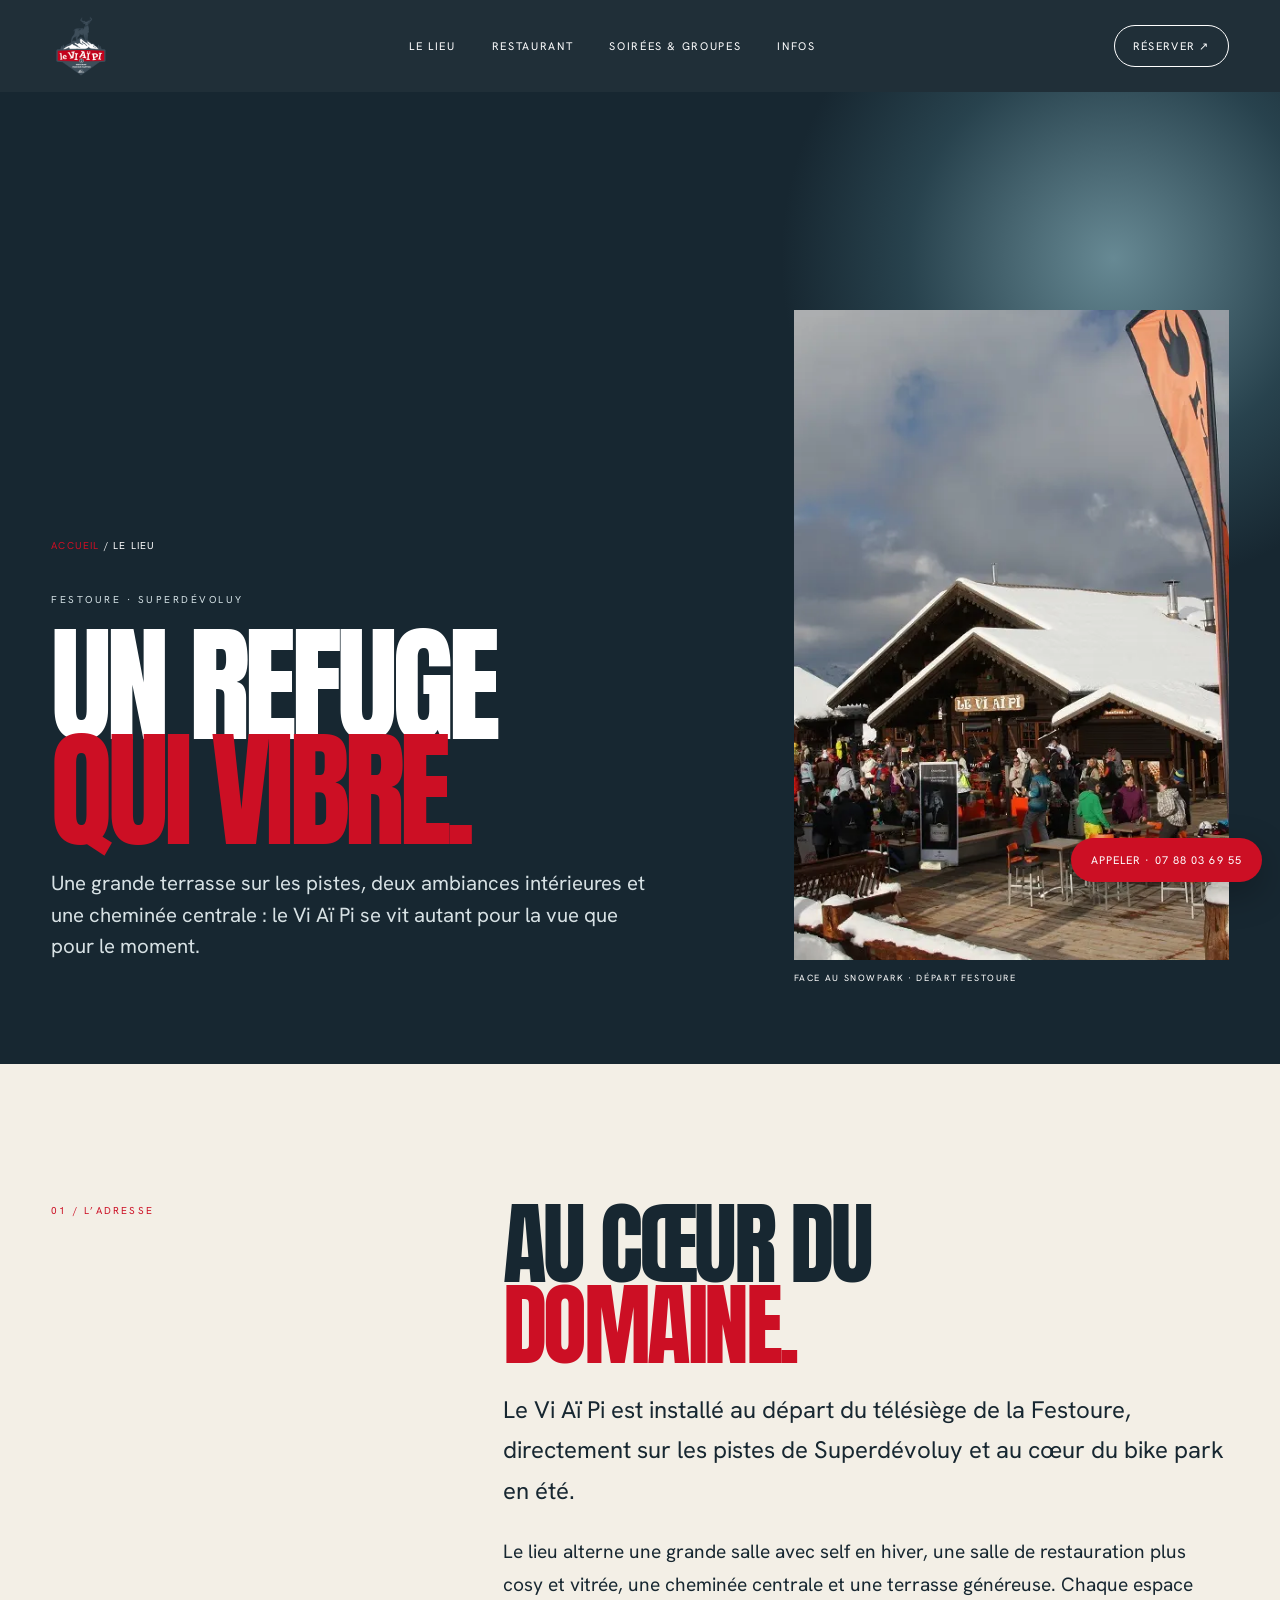
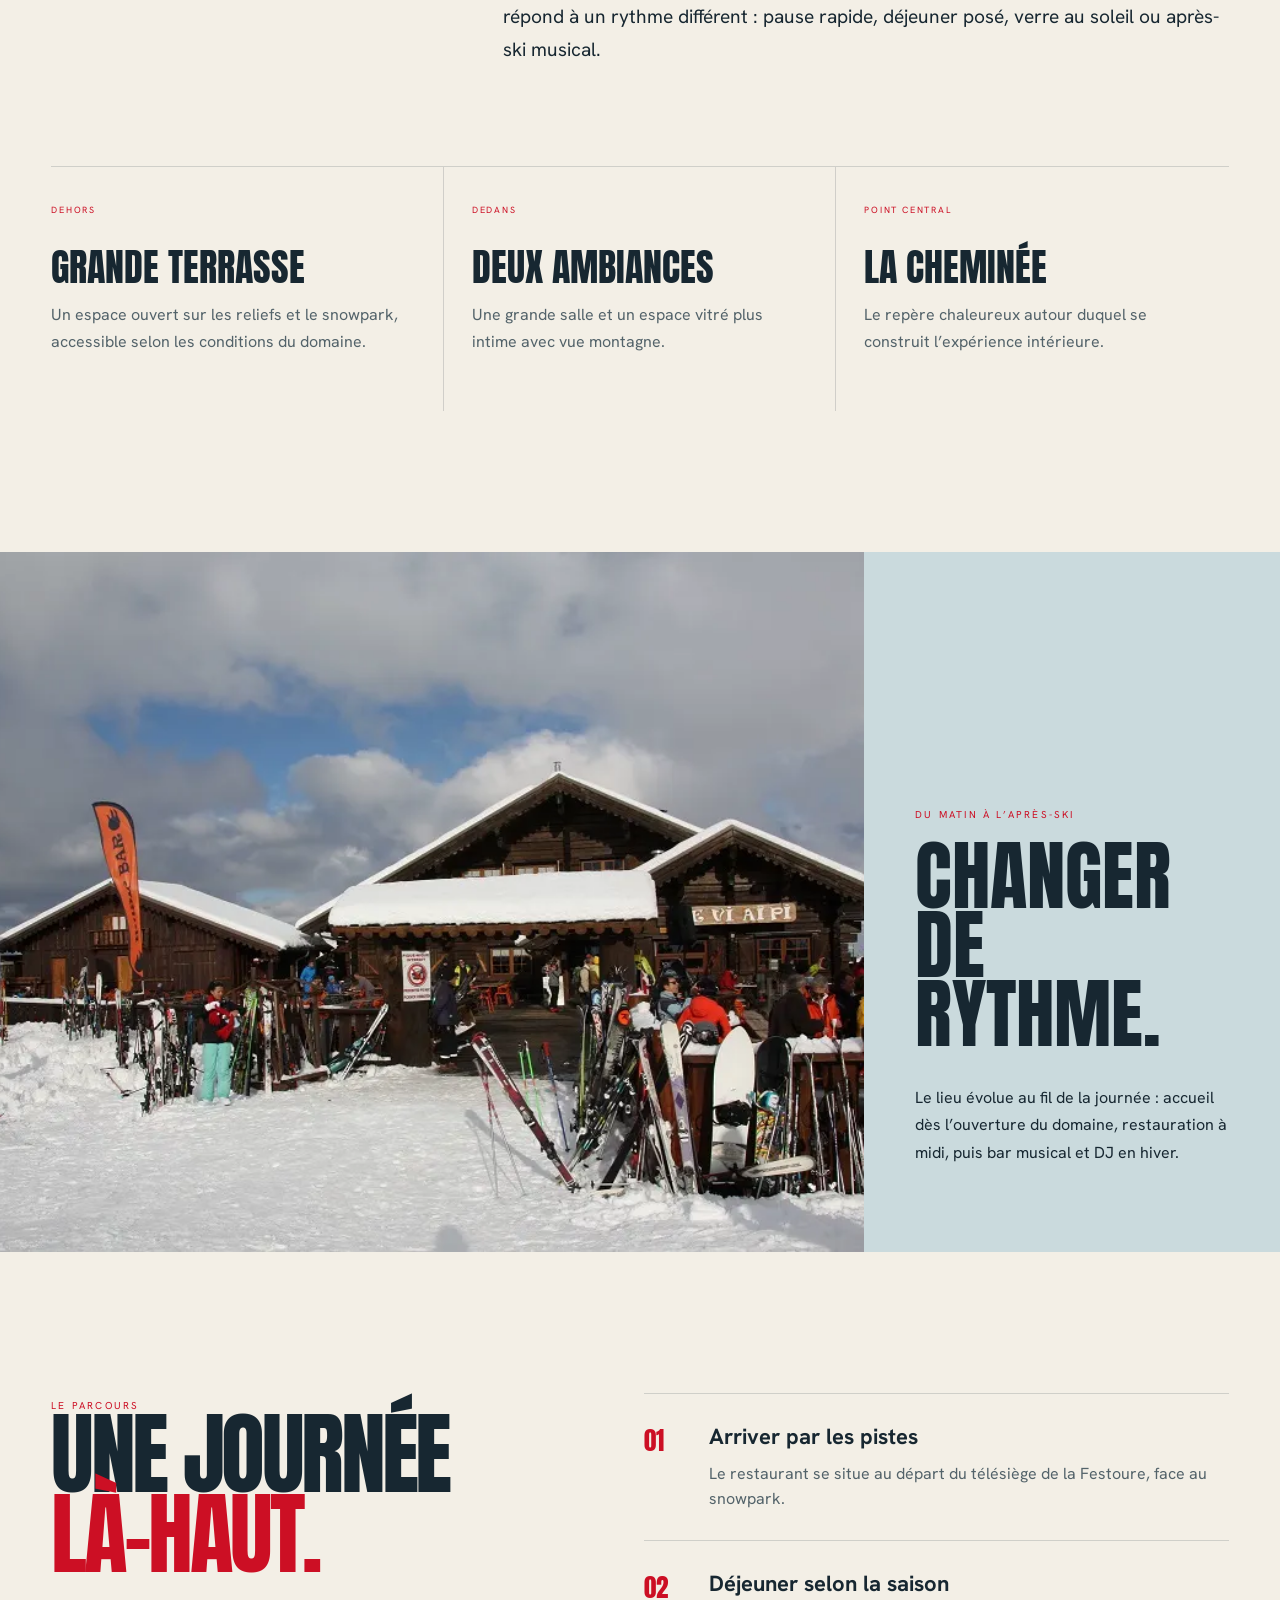
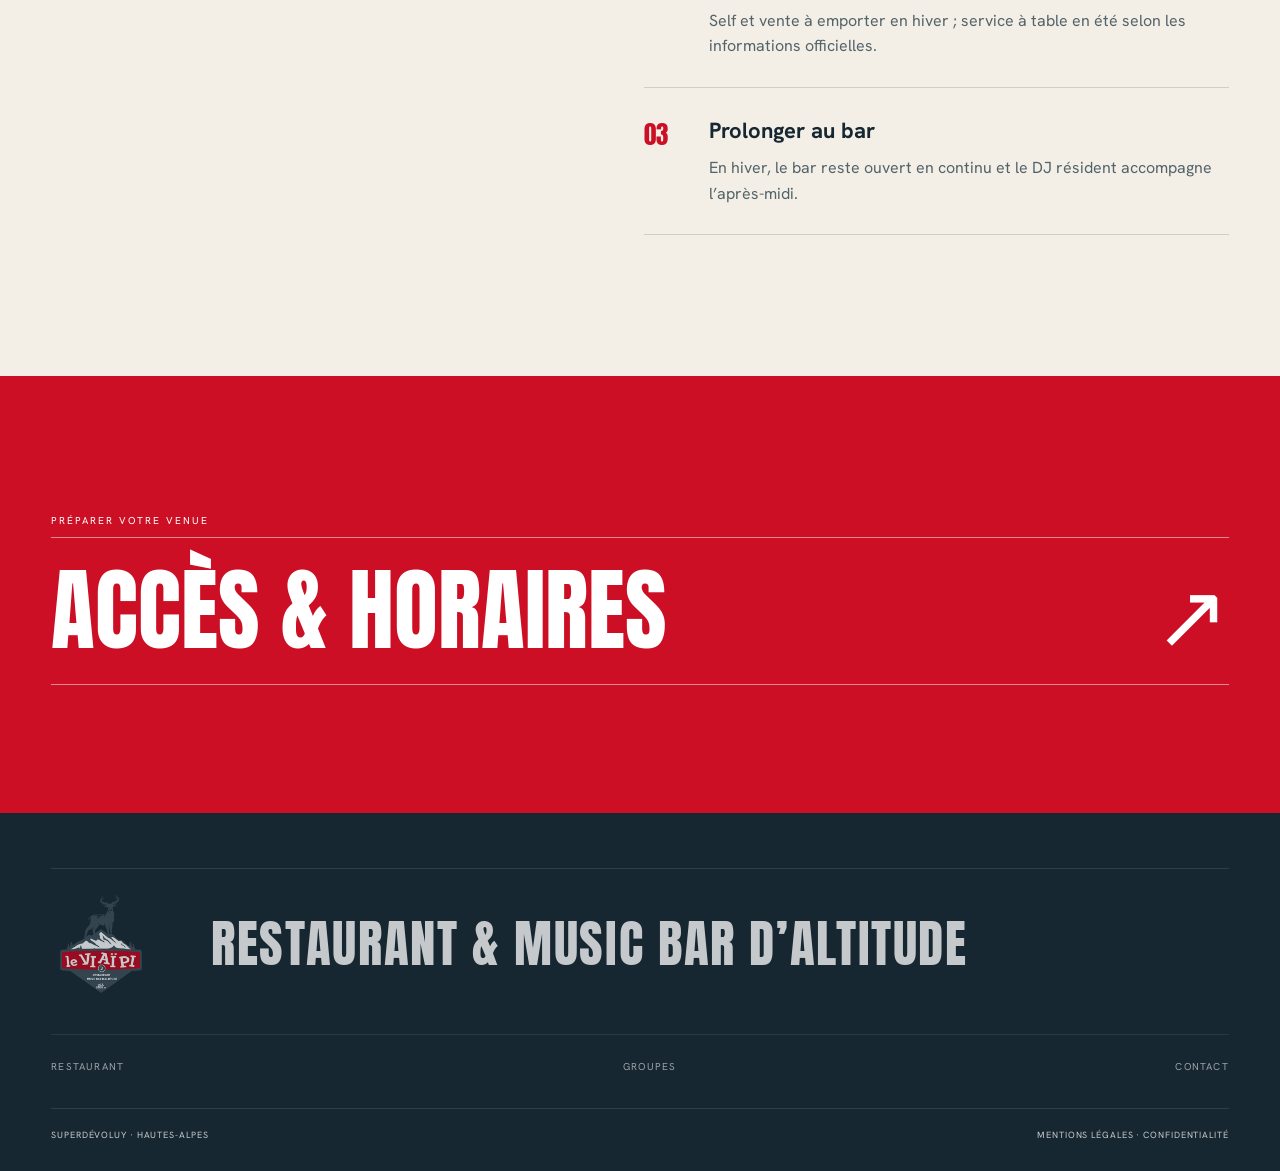
<file: le-lieu.html>
<!doctype html><html lang="fr"><head><meta charset="utf-8"><meta name="viewport" content="width=device-width,initial-scale=1"><meta name="theme-color" content="#172731"><meta name="description" content="Découvrez Le Vi Aï Pi Altitude : restaurant, terrasse et music bar au départ de la Festoure à Superdévoluy."><title>Le lieu — Le Vi Aï Pi Altitude</title><link rel="icon" href="favicon.svg"><link rel="preload" href="assets/anton.woff2" as="font" type="font/woff2" crossorigin><link rel="stylesheet" href="styles.css"><link rel="stylesheet" href="pages.css"></head><body class="page-body"><header class="nav"><a class="nav-mark" href="index.html"><img src="assets/logo.png" alt="Le Vi Aï Pi"></a><nav><a href="le-lieu.html" aria-current="page">Le lieu</a><a href="restaurant.html">Restaurant</a><a href="soirees-groupes.html">Soirées & groupes</a><a href="infos-pratiques.html">Infos</a></nav><a class="nav-book" href="tel:+33788036955">Réserver ↗</a></header><main class="page-main"><section class="page-hero"><div class="page-hero-copy"><div class="breadcrumbs"><a href="index.html">Accueil</a> / Le lieu</div><span class="page-kicker">Festoure · Superdévoluy</span><h1>Un refuge<br><em>qui vibre.</em></h1><p>Une grande terrasse sur les pistes, deux ambiances intérieures et une cheminée centrale : le Vi Aï Pi se vit autant pour la vue que pour le moment.</p></div><figure class="page-hero-card"><img src="assets/terrace.webp" alt="Terrasse du Vi Aï Pi au cœur du domaine"><figcaption>Face au snowpark · départ Festoure</figcaption></figure></section><section class="page-section"><div class="section-intro"><span>01 / L’adresse</span><div><h2>Au cœur du<br><em>domaine.</em></h2><div class="prose"><p>Le Vi Aï Pi est installé au départ du télésiège de la Festoure, directement sur les pistes de Superdévoluy et au cœur du bike park en été.</p><p>Le lieu alterne une grande salle avec self en hiver, une salle de restauration plus cosy et vitrée, une cheminée centrale et une terrasse généreuse. Chaque espace répond à un rythme différent : pause rapide, déjeuner posé, verre au soleil ou après-ski musical.</p></div></div></div><div class="fact-grid"><article class="fact-card"><span>DEHORS</span><h3>Grande terrasse</h3><p>Un espace ouvert sur les reliefs et le snowpark, accessible selon les conditions du domaine.</p></article><article class="fact-card"><span>DEDANS</span><h3>Deux ambiances</h3><p>Une grande salle et un espace vitré plus intime avec vue montagne.</p></article><article class="fact-card"><span>POINT CENTRAL</span><h3>La cheminée</h3><p>Le repère chaleureux autour duquel se construit l’expérience intérieure.</p></article></div></section><section class="image-band"><figure><img src="assets/interior.webp" alt="Salle intérieure du Vi Aï Pi"></figure><div class="image-band-copy"><span class="section-label">Du matin à l’après-ski</span><h2>Changer de<br>rythme.</h2><p>Le lieu évolue au fil de la journée : accueil dès l’ouverture du domaine, restauration à midi, puis bar musical et DJ en hiver.</p></div></section><section class="page-section"><div class="content-split"><div><span class="section-label">Le parcours</span><h2>Une journée<br><em>là-haut.</em></h2></div><div class="detail-list"><article class="detail-row"><b>01</b><div><h3>Arriver par les pistes</h3><p>Le restaurant se situe au départ du télésiège de la Festoure, face au snowpark.</p></div></article><article class="detail-row"><b>02</b><div><h3>Déjeuner selon la saison</h3><p>Self et vente à emporter en hiver ; service à table en été selon les informations officielles.</p></div></article><article class="detail-row"><b>03</b><div><h3>Prolonger au bar</h3><p>En hiver, le bar reste ouvert en continu et le DJ résident accompagne l’après-midi.</p></div></article></div></div></section><section class="cta-band"><p>Préparer votre venue</p><a href="infos-pratiques.html">Accès & horaires <span>↗</span></a></section></main><footer class="page-footer"><div class="page-footer-top"><img src="assets/logo.png" alt="Le Vi Aï Pi"><strong>Restaurant & music bar d’altitude</strong><div class="page-footer-links"><a href="restaurant.html">Restaurant</a><a href="soirees-groupes.html">Groupes</a><a href="contact.html">Contact</a></div></div><div class="page-footer-bottom"><span>Superdévoluy · Hautes-Alpes</span><span><a href="mentions-legales.html">Mentions légales</a> · <a href="confidentialite.html">Confidentialité</a></span></div></footer><a class="sticky-call" href="tel:+33788036955">Appeler · 07 88 03 69 55</a><script src="pages.js"></script></body></html>
</file>
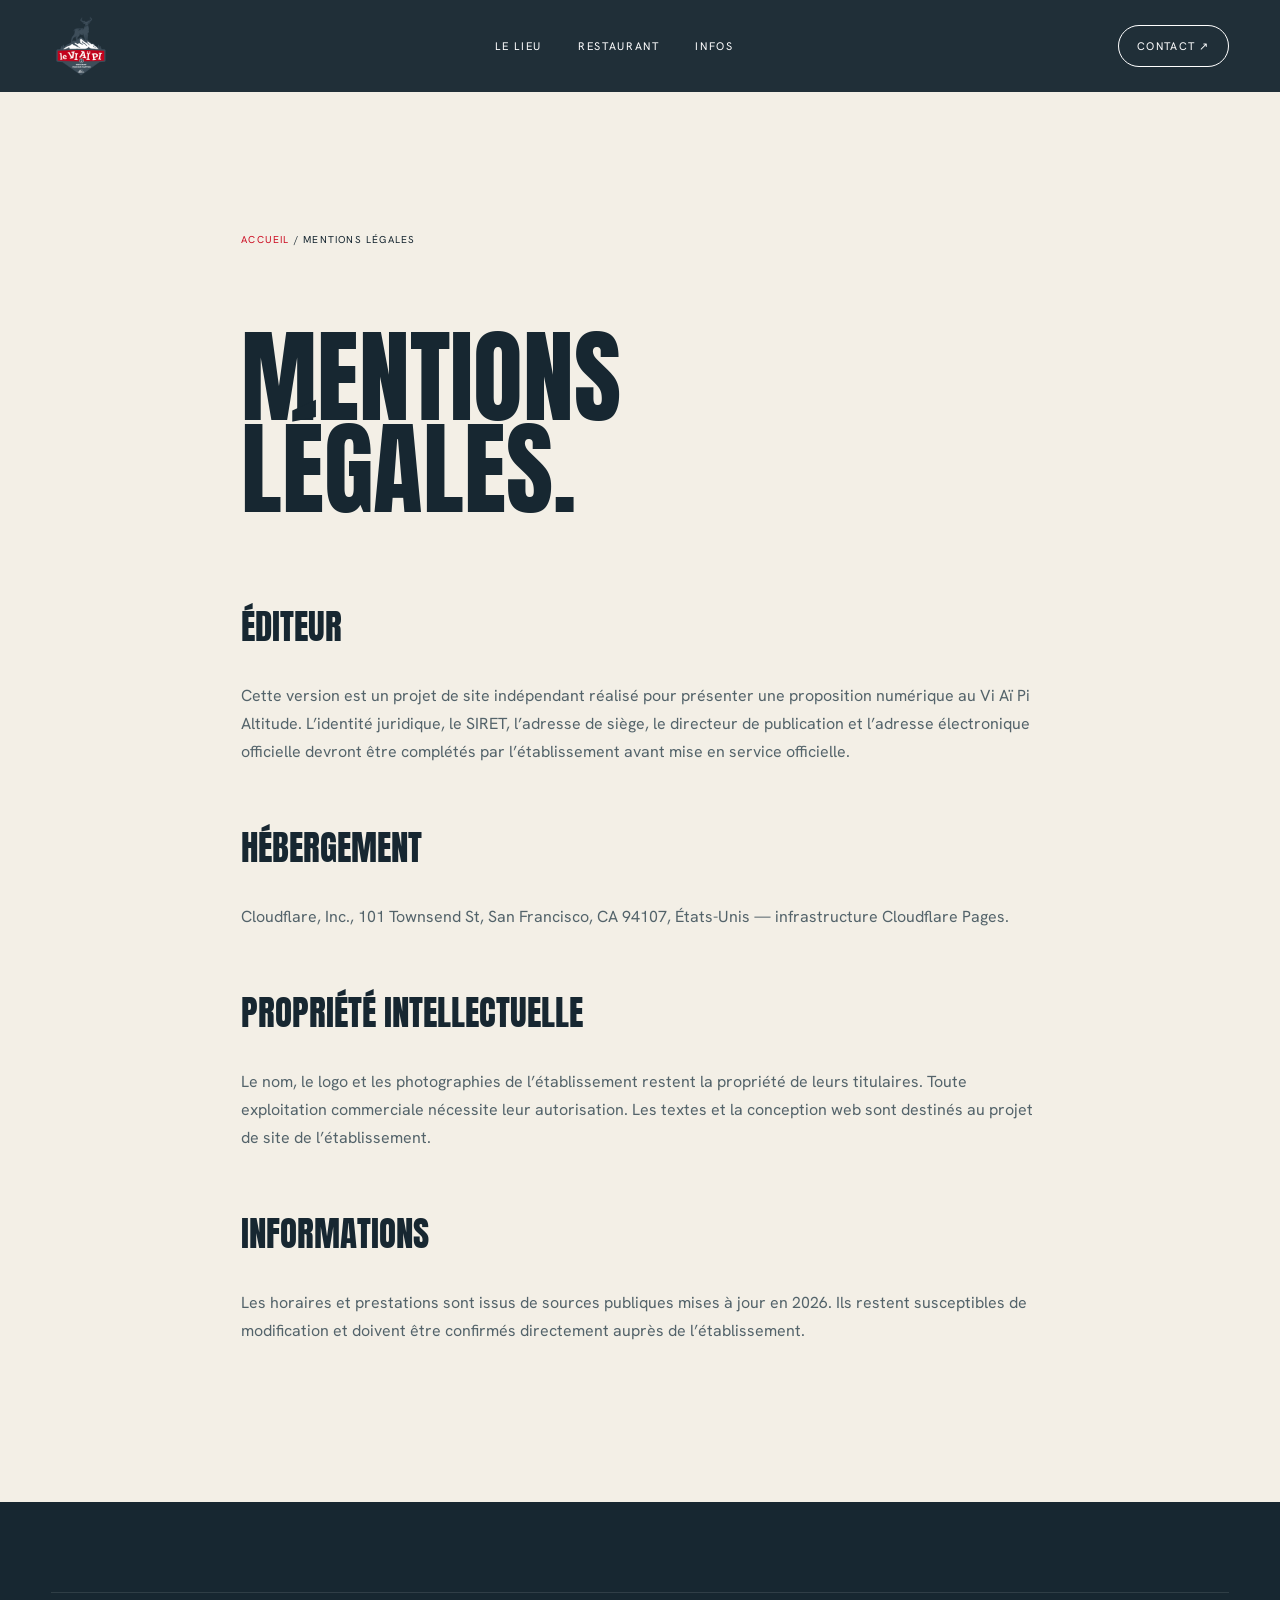
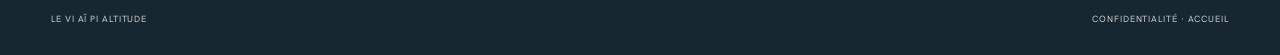
<file: mentions-legales.html>
<!doctype html><html lang="fr"><head><meta charset="utf-8"><meta name="viewport" content="width=device-width,initial-scale=1"><meta name="robots" content="noindex"><title>Mentions légales — Le Vi Aï Pi</title><link rel="stylesheet" href="styles.css"><link rel="stylesheet" href="pages.css"></head><body class="page-body"><header class="nav"><a class="nav-mark" href="index.html"><img src="assets/logo.png" alt="Le Vi Aï Pi"></a><nav><a href="le-lieu.html">Le lieu</a><a href="restaurant.html">Restaurant</a><a href="infos-pratiques.html">Infos</a></nav><a class="nav-book" href="contact.html">Contact ↗</a></header><main class="page-main"><section class="page-section legal"><div class="breadcrumbs"><a href="index.html">Accueil</a> / Mentions légales</div><h1>Mentions<br>légales.</h1><h2>Éditeur</h2><p>Cette version est un projet de site indépendant réalisé pour présenter une proposition numérique au Vi Aï Pi Altitude. L’identité juridique, le SIRET, l’adresse de siège, le directeur de publication et l’adresse électronique officielle devront être complétés par l’établissement avant mise en service officielle.</p><h2>Hébergement</h2><p>Cloudflare, Inc., 101 Townsend St, San Francisco, CA 94107, États-Unis — infrastructure Cloudflare Pages.</p><h2>Propriété intellectuelle</h2><p>Le nom, le logo et les photographies de l’établissement restent la propriété de leurs titulaires. Toute exploitation commerciale nécessite leur autorisation. Les textes et la conception web sont destinés au projet de site de l’établissement.</p><h2>Informations</h2><p>Les horaires et prestations sont issus de sources publiques mises à jour en 2026. Ils restent susceptibles de modification et doivent être confirmés directement auprès de l’établissement.</p></section></main><footer class="page-footer"><div class="page-footer-bottom"><span>Le Vi Aï Pi Altitude</span><span><a href="confidentialite.html">Confidentialité</a> · <a href="index.html">Accueil</a></span></div></footer></body></html>
</file>
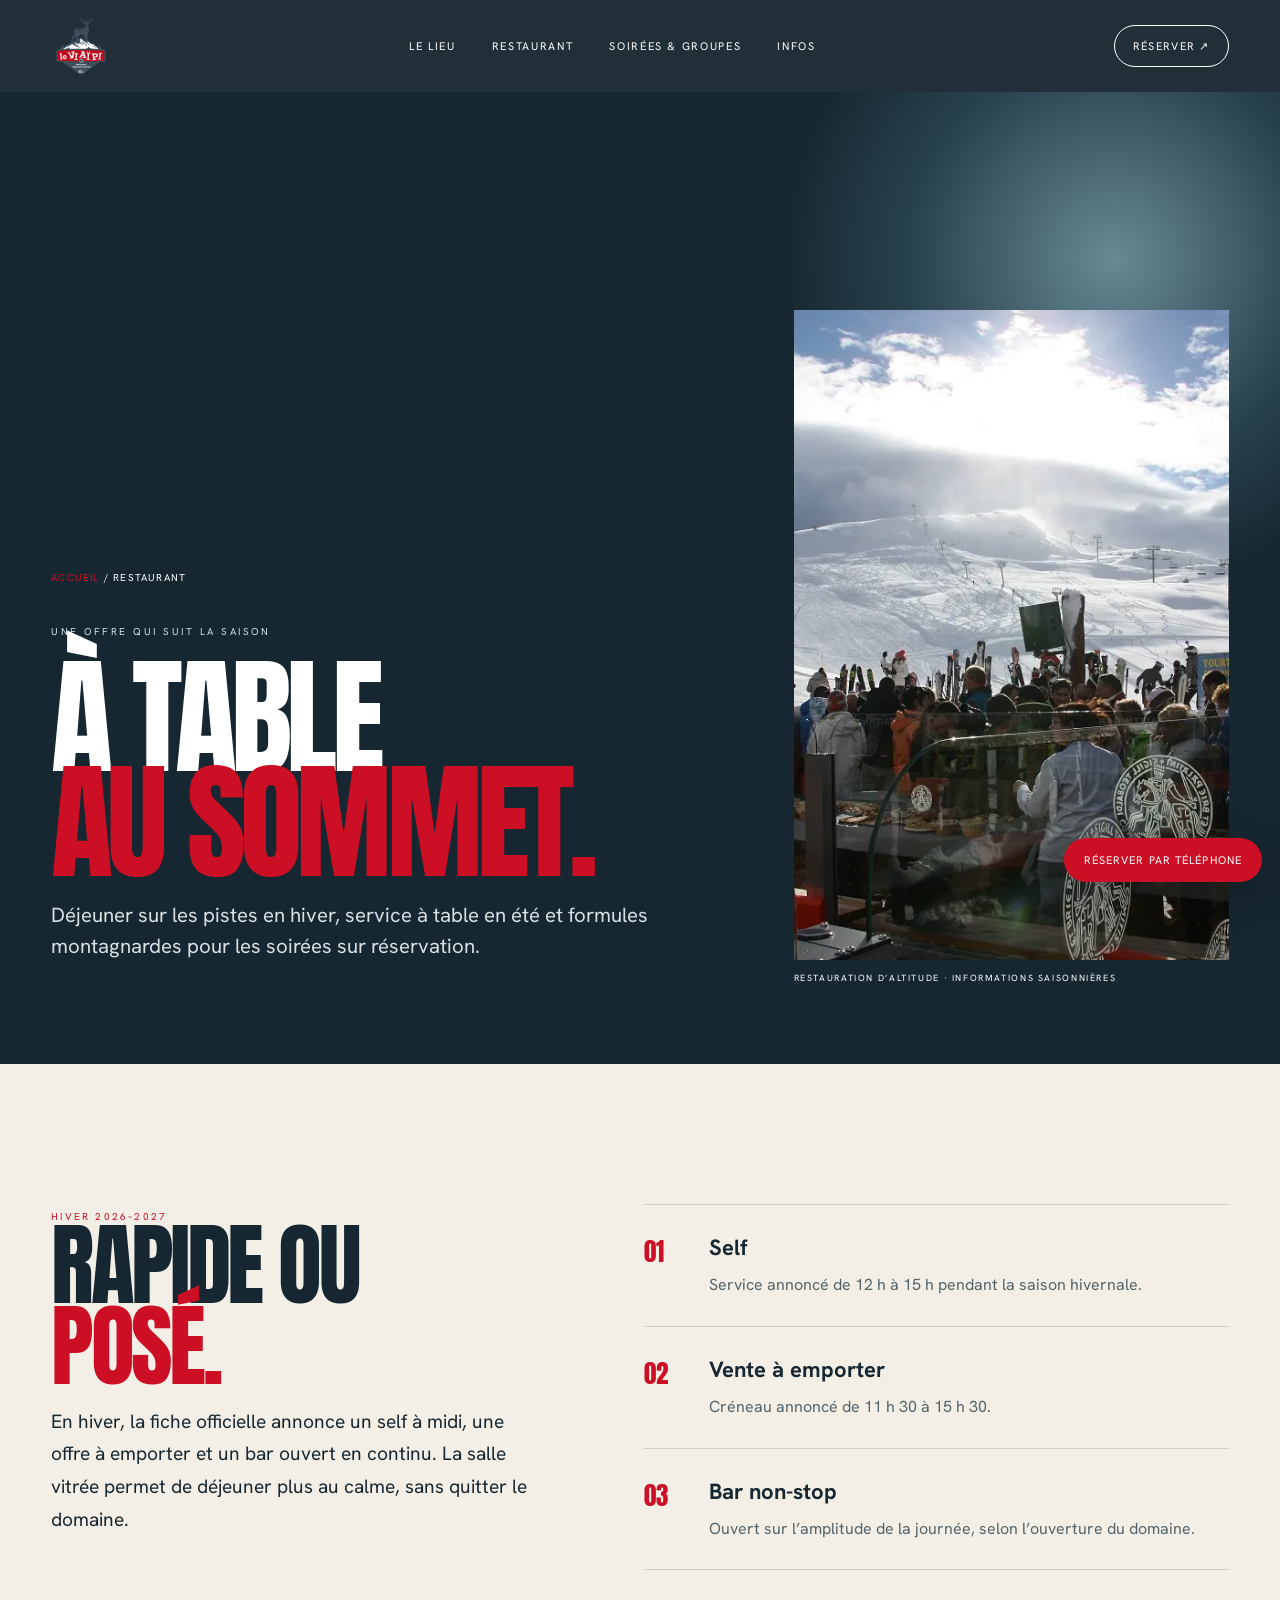
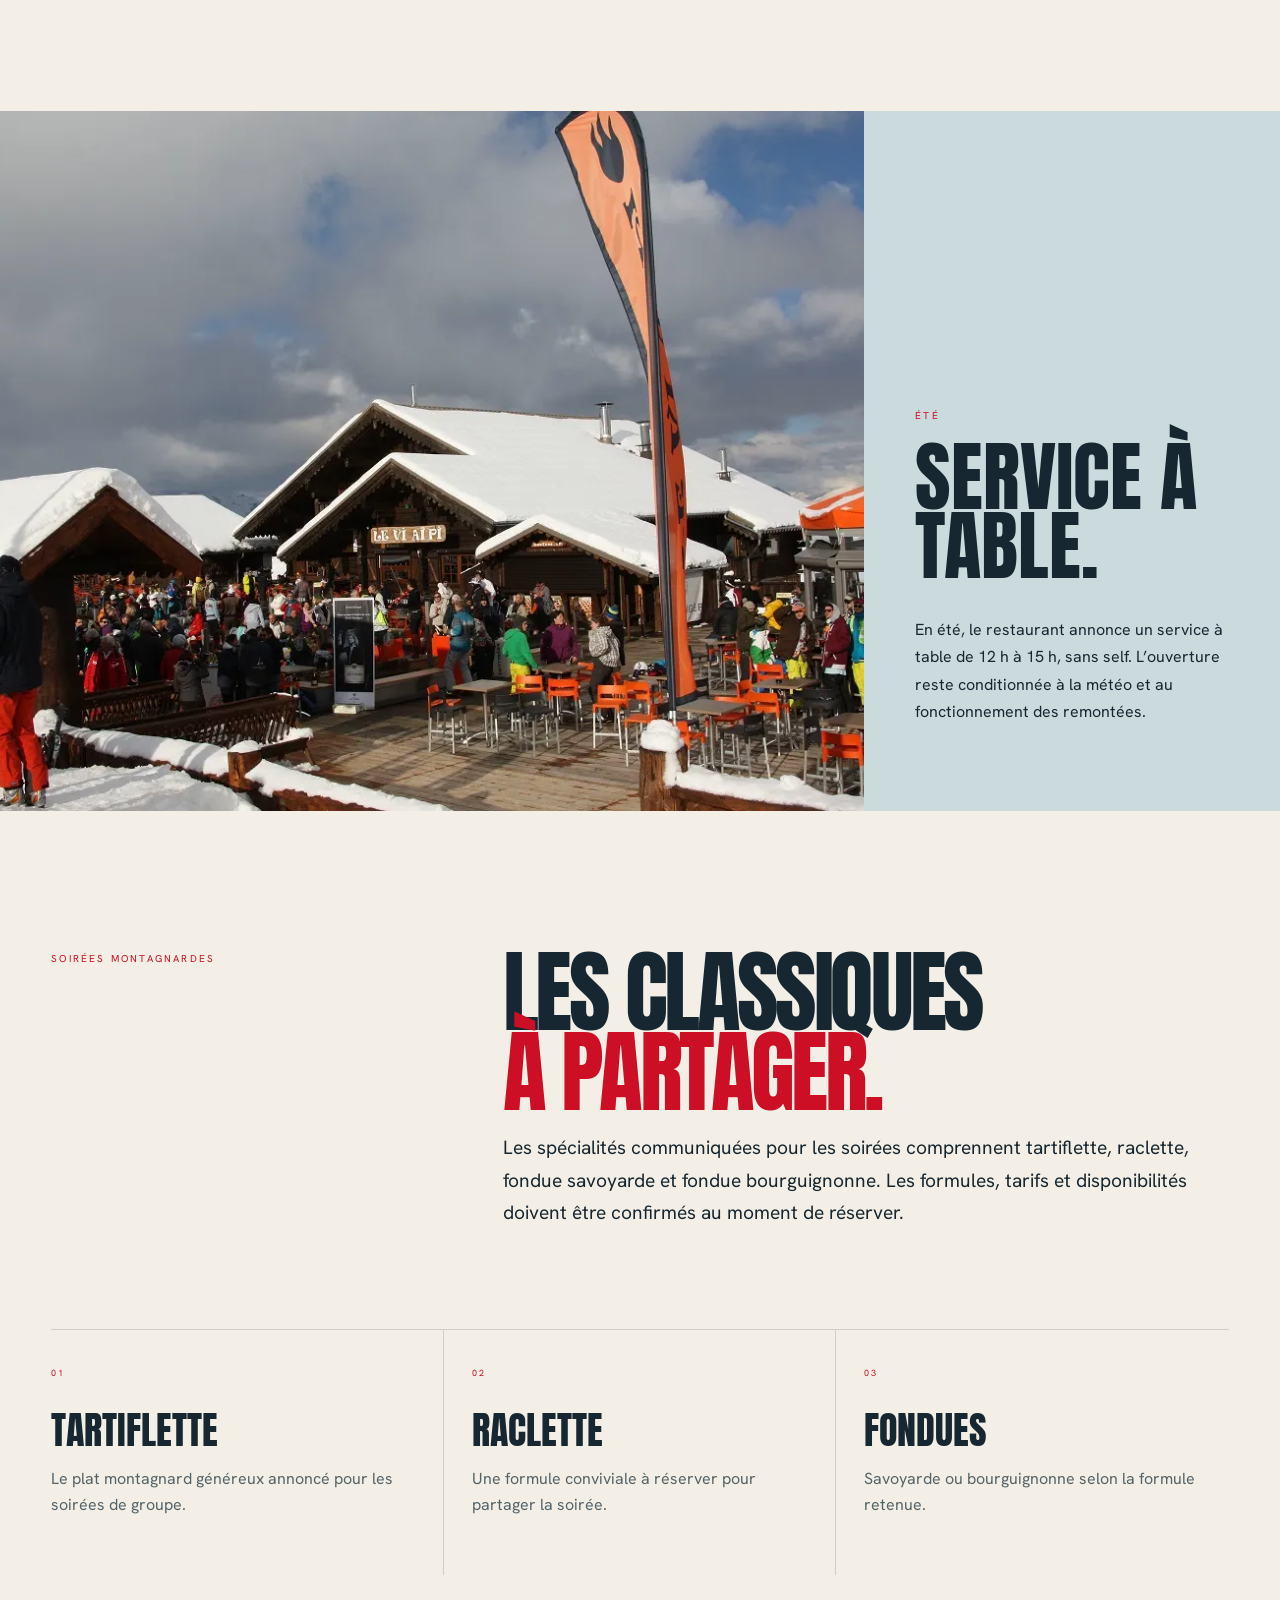
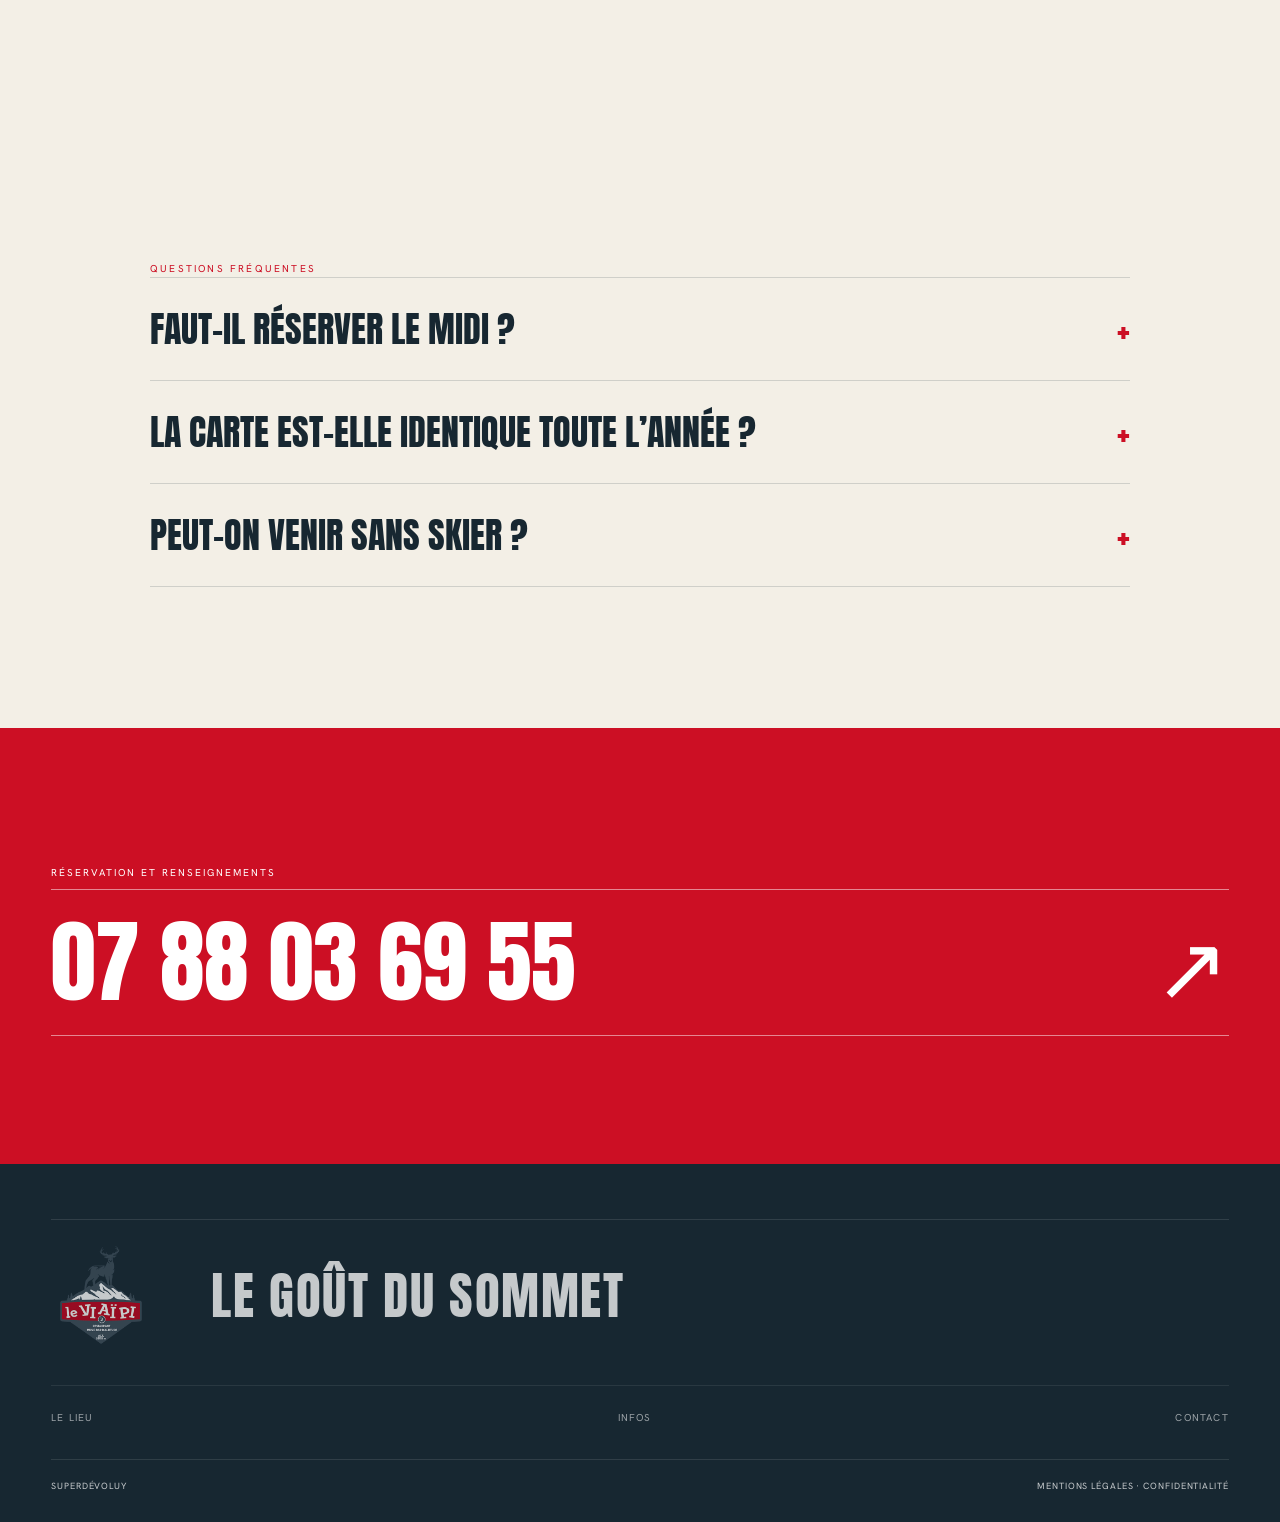
<file: restaurant.html>
<!doctype html><html lang="fr"><head><meta charset="utf-8"><meta name="viewport" content="width=device-width,initial-scale=1"><meta name="description" content="Restaurant d'altitude du Vi Aï Pi : restauration d'hiver, service d'été et spécialités de soirée à Superdévoluy."><title>Restaurant — Le Vi Aï Pi Altitude</title><link rel="icon" href="favicon.svg"><link rel="preload" href="assets/anton.woff2" as="font" type="font/woff2" crossorigin><link rel="stylesheet" href="styles.css"><link rel="stylesheet" href="pages.css"></head><body class="page-body"><header class="nav"><a class="nav-mark" href="index.html"><img src="assets/logo.png" alt="Le Vi Aï Pi"></a><nav><a href="le-lieu.html">Le lieu</a><a href="restaurant.html" aria-current="page">Restaurant</a><a href="soirees-groupes.html">Soirées & groupes</a><a href="infos-pratiques.html">Infos</a></nav><a class="nav-book" href="tel:+33788036955">Réserver ↗</a></header><main class="page-main"><section class="page-hero"><div class="page-hero-copy"><div class="breadcrumbs"><a href="index.html">Accueil</a> / Restaurant</div><span class="page-kicker">Une offre qui suit la saison</span><h1>À table<br><em>au sommet.</em></h1><p>Déjeuner sur les pistes en hiver, service à table en été et formules montagnardes pour les soirées sur réservation.</p></div><figure class="page-hero-card"><img src="assets/experience.webp" alt="Expérience de restauration en altitude"><figcaption>Restauration d’altitude · informations saisonnières</figcaption></figure></section><section class="page-section"><div class="content-split"><div><span class="section-label">Hiver 2026–2027</span><h2>Rapide ou<br><em>posé.</em></h2><p class="prose">En hiver, la fiche officielle annonce un self à midi, une offre à emporter et un bar ouvert en continu. La salle vitrée permet de déjeuner plus au calme, sans quitter le domaine.</p></div><div class="detail-list"><article class="detail-row"><b>01</b><div><h3>Self</h3><p>Service annoncé de 12 h à 15 h pendant la saison hivernale.</p></div></article><article class="detail-row"><b>02</b><div><h3>Vente à emporter</h3><p>Créneau annoncé de 11 h 30 à 15 h 30.</p></div></article><article class="detail-row"><b>03</b><div><h3>Bar non-stop</h3><p>Ouvert sur l’amplitude de la journée, selon l’ouverture du domaine.</p></div></article></div></div></section><section class="image-band"><figure><img src="assets/terrace.webp" alt="Déjeuner sur la terrasse du Vi Aï Pi"></figure><div class="image-band-copy"><span class="section-label">Été</span><h2>Service à<br>table.</h2><p>En été, le restaurant annonce un service à table de 12 h à 15 h, sans self. L’ouverture reste conditionnée à la météo et au fonctionnement des remontées.</p></div></section><section class="page-section"><div class="section-intro"><span>Soirées montagnardes</span><div><h2>Les classiques<br><em>à partager.</em></h2><p class="prose">Les spécialités communiquées pour les soirées comprennent tartiflette, raclette, fondue savoyarde et fondue bourguignonne. Les formules, tarifs et disponibilités doivent être confirmés au moment de réserver.</p></div></div><div class="fact-grid"><article class="fact-card"><span>01</span><h3>Tartiflette</h3><p>Le plat montagnard généreux annoncé pour les soirées de groupe.</p></article><article class="fact-card"><span>02</span><h3>Raclette</h3><p>Une formule conviviale à réserver pour partager la soirée.</p></article><article class="fact-card"><span>03</span><h3>Fondues</h3><p>Savoyarde ou bourguignonne selon la formule retenue.</p></article></div></section><section class="page-section"><div class="faq"><span class="section-label">Questions fréquentes</span><details><summary>Faut-il réserver le midi ?</summary><p>Le fonctionnement dépend de la saison et de la fréquentation. Pour un groupe ou une demande particulière, appelez l’établissement.</p></details><details><summary>La carte est-elle identique toute l’année ?</summary><p>Non. L’offre et le mode de service évoluent entre l’hiver, l’été et les soirées. Les informations doivent être vérifiées au moment de la venue.</p></details><details><summary>Peut-on venir sans skier ?</summary><p>L’accès se fait au cœur du domaine. Les modalités dépendent des remontées mécaniques et des conditions du jour ; renseignez-vous avant le déplacement.</p></details></div></section><section class="cta-band"><p>Réservation et renseignements</p><a href="tel:+33788036955">07 88 03 69 55 <span>↗</span></a></section></main><footer class="page-footer"><div class="page-footer-top"><img src="assets/logo.png" alt="Le Vi Aï Pi"><strong>Le goût du sommet</strong><div class="page-footer-links"><a href="le-lieu.html">Le lieu</a><a href="infos-pratiques.html">Infos</a><a href="contact.html">Contact</a></div></div><div class="page-footer-bottom"><span>Superdévoluy</span><span><a href="mentions-legales.html">Mentions légales</a> · <a href="confidentialite.html">Confidentialité</a></span></div></footer><a class="sticky-call" href="tel:+33788036955">Réserver par téléphone</a><script src="pages.js"></script></body></html>
</file>
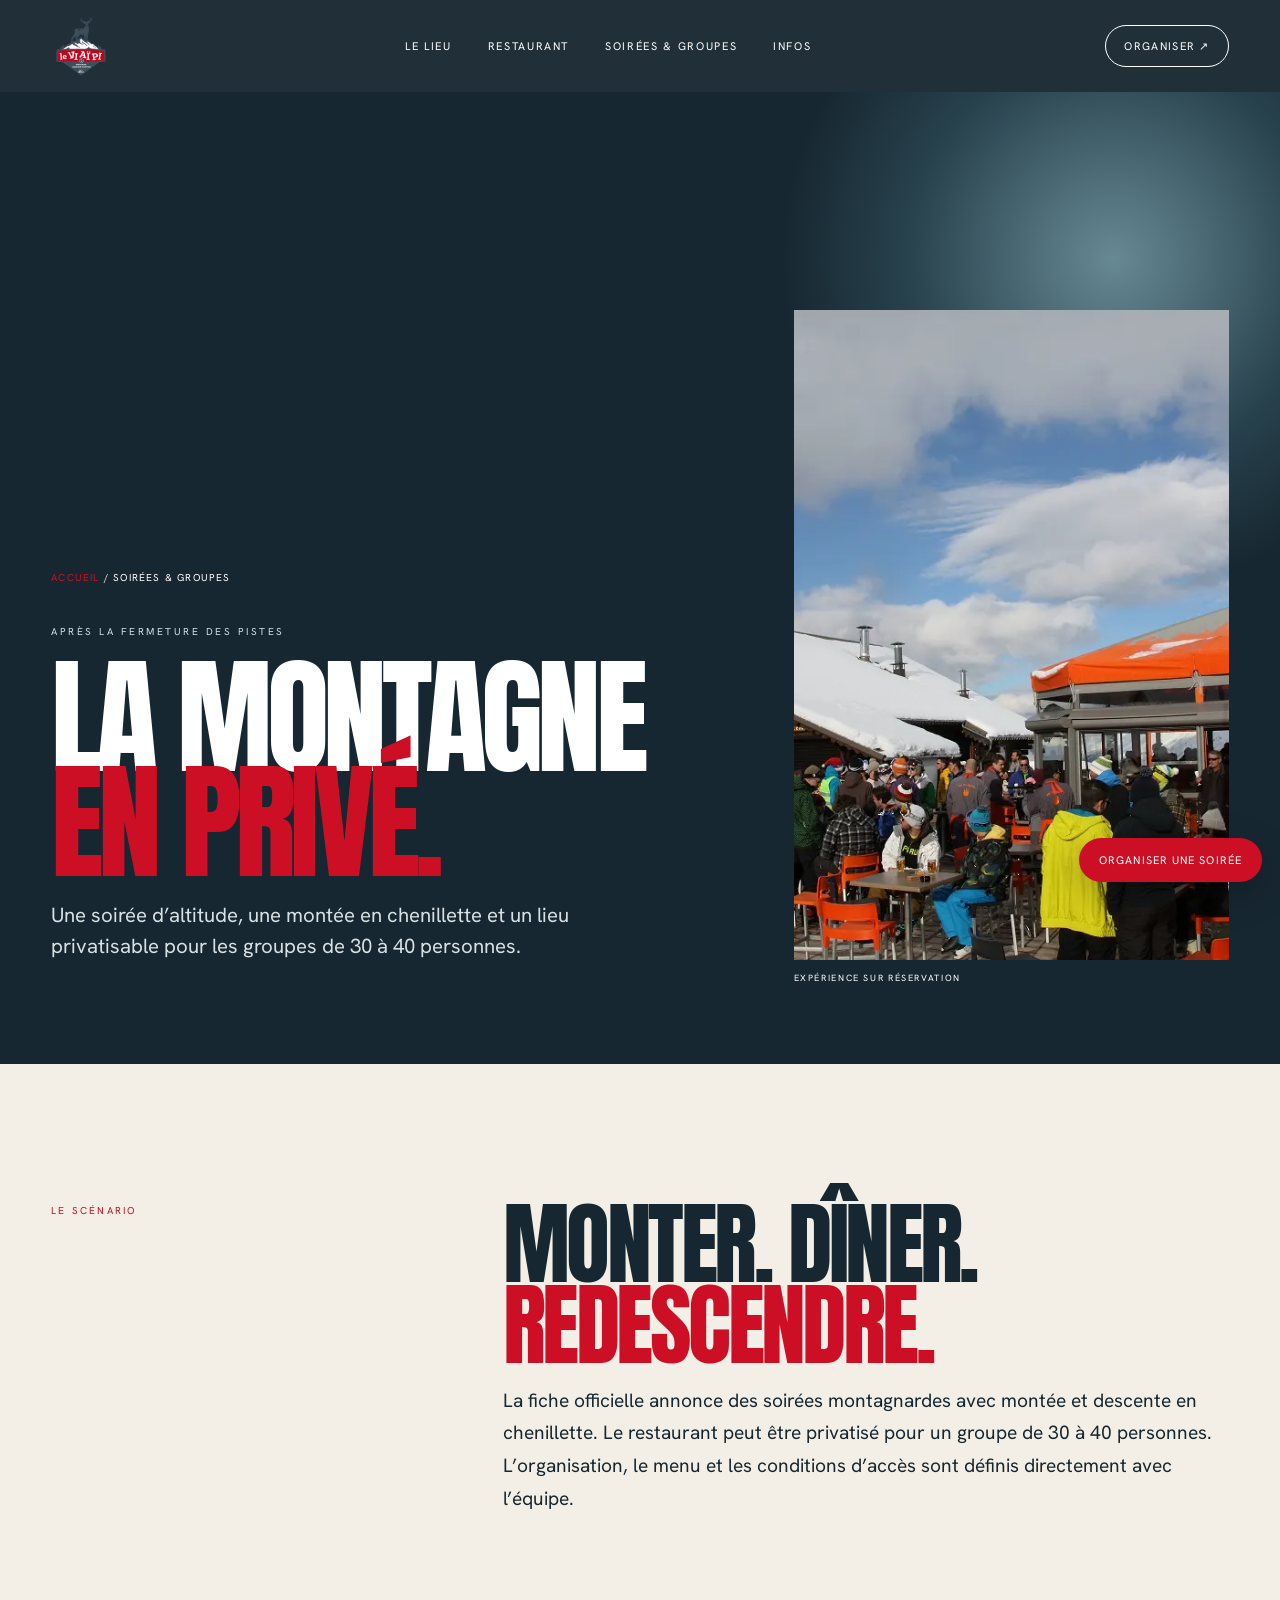
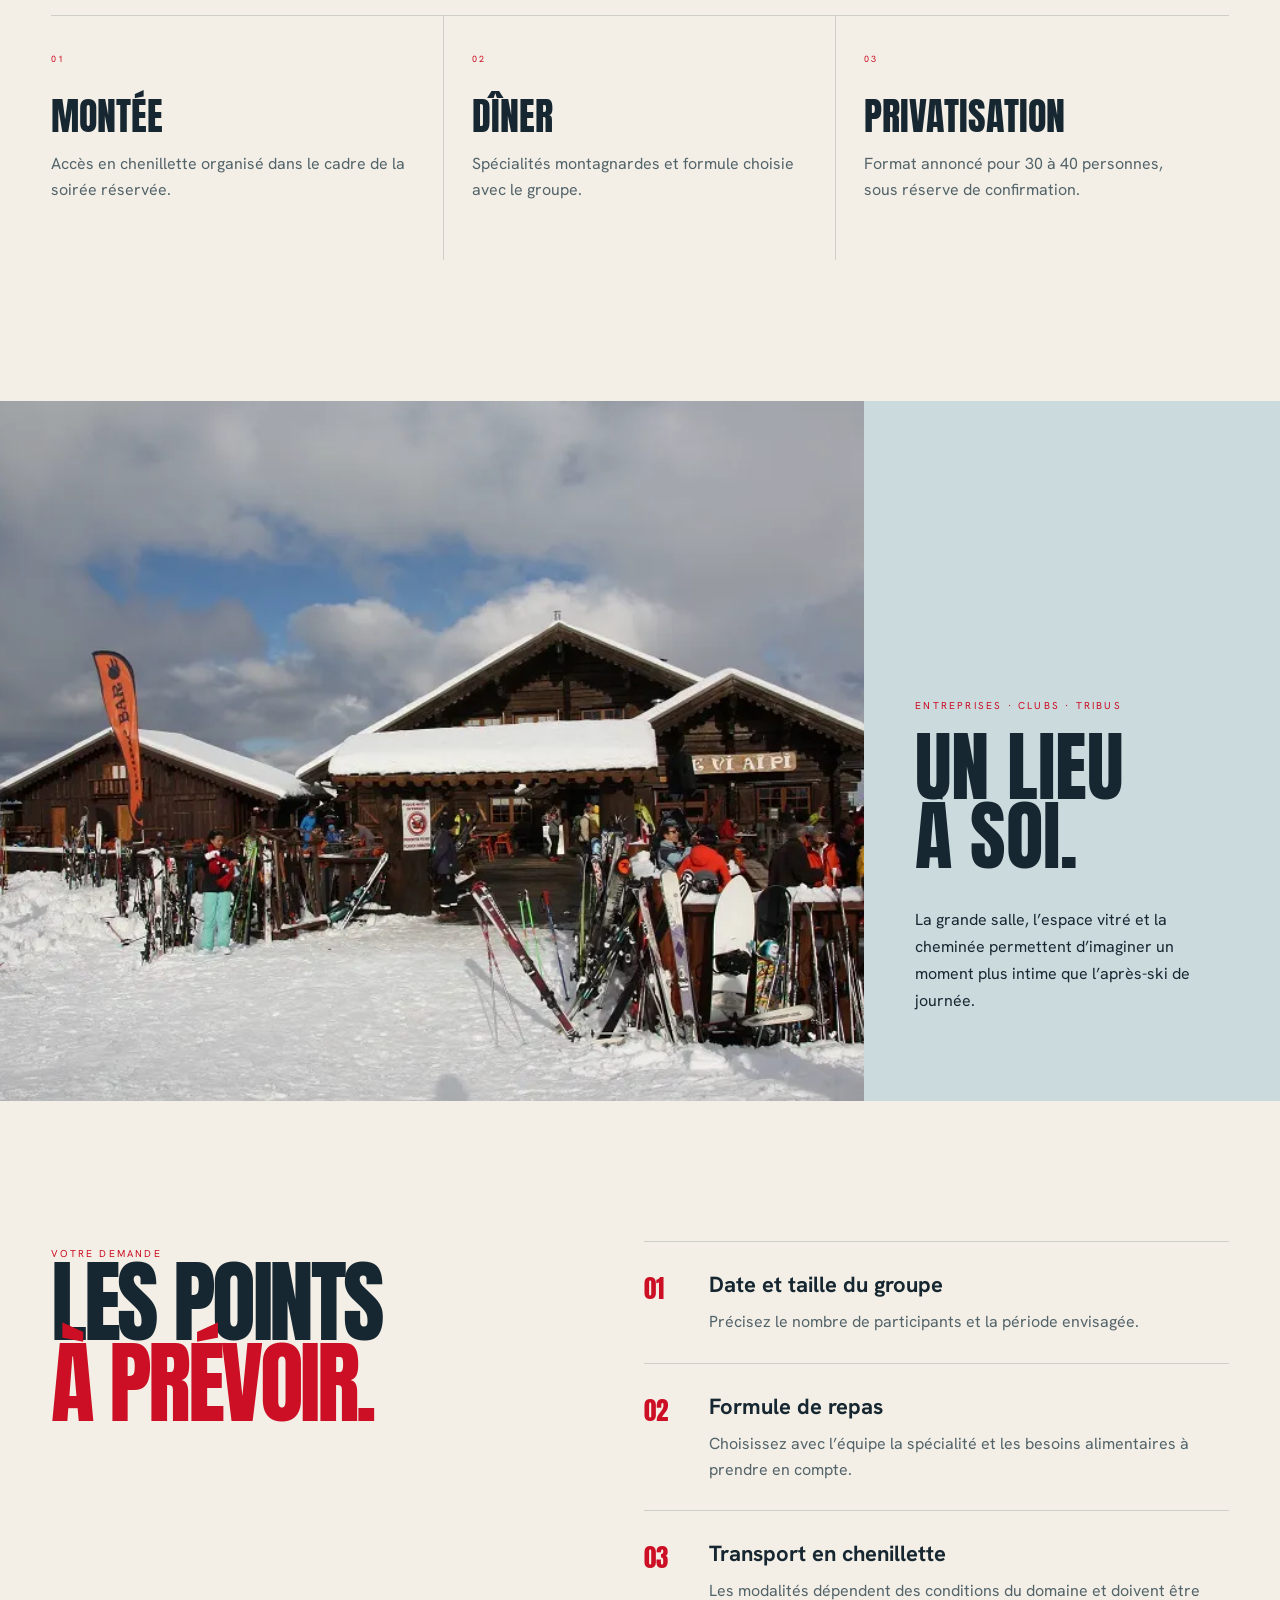
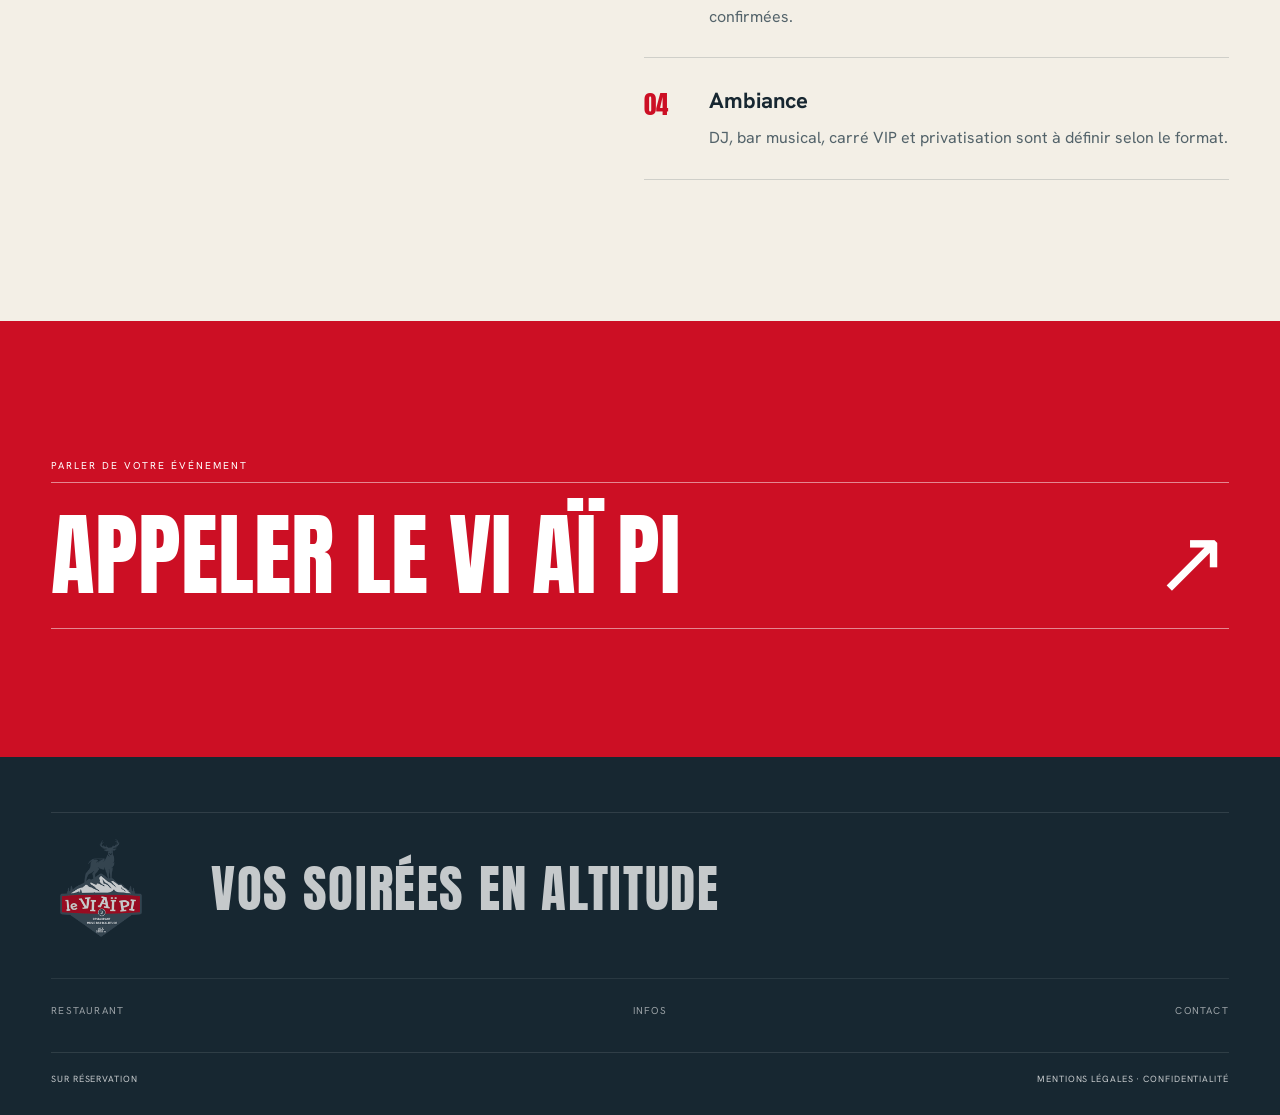
<file: soirees-groupes.html>
<!doctype html><html lang="fr"><head><meta charset="utf-8"><meta name="viewport" content="width=device-width,initial-scale=1"><meta name="description" content="Soirées montagnardes, groupes et privatisation du Vi Aï Pi Altitude à Superdévoluy."><title>Soirées & groupes — Le Vi Aï Pi</title><link rel="icon" href="favicon.svg"><link rel="stylesheet" href="styles.css"><link rel="stylesheet" href="pages.css"></head><body class="page-body"><header class="nav"><a class="nav-mark" href="index.html"><img src="assets/logo.png" alt="Le Vi Aï Pi"></a><nav><a href="le-lieu.html">Le lieu</a><a href="restaurant.html">Restaurant</a><a href="soirees-groupes.html" aria-current="page">Soirées & groupes</a><a href="infos-pratiques.html">Infos</a></nav><a class="nav-book" href="tel:+33788036955">Organiser ↗</a></header><main class="page-main"><section class="page-hero"><div class="page-hero-copy"><div class="breadcrumbs"><a href="index.html">Accueil</a> / Soirées & groupes</div><span class="page-kicker">Après la fermeture des pistes</span><h1>La montagne<br><em>en privé.</em></h1><p>Une soirée d’altitude, une montée en chenillette et un lieu privatisable pour les groupes de 30 à 40 personnes.</p></div><figure class="page-hero-card"><img src="assets/altitude.webp" alt="Le Vi Aï Pi dans le domaine de Superdévoluy"><figcaption>Expérience sur réservation</figcaption></figure></section><section class="page-section"><div class="section-intro"><span>Le scénario</span><div><h2>Monter. Dîner.<br><em>Redescendre.</em></h2><p class="prose">La fiche officielle annonce des soirées montagnardes avec montée et descente en chenillette. Le restaurant peut être privatisé pour un groupe de 30 à 40 personnes. L’organisation, le menu et les conditions d’accès sont définis directement avec l’équipe.</p></div></div><div class="fact-grid"><article class="fact-card"><span>01</span><h3>Montée</h3><p>Accès en chenillette organisé dans le cadre de la soirée réservée.</p></article><article class="fact-card"><span>02</span><h3>Dîner</h3><p>Spécialités montagnardes et formule choisie avec le groupe.</p></article><article class="fact-card"><span>03</span><h3>Privatisation</h3><p>Format annoncé pour 30 à 40 personnes, sous réserve de confirmation.</p></article></div></section><section class="image-band"><figure><img src="assets/interior.webp" alt="Salle chaleureuse et cheminée du Vi Aï Pi"></figure><div class="image-band-copy"><span class="section-label">Entreprises · clubs · tribus</span><h2>Un lieu<br>à soi.</h2><p>La grande salle, l’espace vitré et la cheminée permettent d’imaginer un moment plus intime que l’après-ski de journée.</p></div></section><section class="page-section"><div class="content-split"><div><span class="section-label">Votre demande</span><h2>Les points<br><em>à prévoir.</em></h2></div><div class="detail-list"><article class="detail-row"><b>01</b><div><h3>Date et taille du groupe</h3><p>Précisez le nombre de participants et la période envisagée.</p></div></article><article class="detail-row"><b>02</b><div><h3>Formule de repas</h3><p>Choisissez avec l’équipe la spécialité et les besoins alimentaires à prendre en compte.</p></div></article><article class="detail-row"><b>03</b><div><h3>Transport en chenillette</h3><p>Les modalités dépendent des conditions du domaine et doivent être confirmées.</p></div></article><article class="detail-row"><b>04</b><div><h3>Ambiance</h3><p>DJ, bar musical, carré VIP et privatisation sont à définir selon le format.</p></div></article></div></div></section><section class="cta-band"><p>Parler de votre événement</p><a href="tel:+33788036955">Appeler le Vi Aï Pi <span>↗</span></a></section></main><footer class="page-footer"><div class="page-footer-top"><img src="assets/logo.png" alt="Le Vi Aï Pi"><strong>Vos soirées en altitude</strong><div class="page-footer-links"><a href="restaurant.html">Restaurant</a><a href="infos-pratiques.html">Infos</a><a href="contact.html">Contact</a></div></div><div class="page-footer-bottom"><span>Sur réservation</span><span><a href="mentions-legales.html">Mentions légales</a> · <a href="confidentialite.html">Confidentialité</a></span></div></footer><a class="sticky-call" href="tel:+33788036955">Organiser une soirée</a><script src="pages.js"></script></body></html>
</file>
<file: styles.css>
@font-face {
  font-family: Anton;
  src: url("assets/anton.woff2") format("woff2");
  font-display: swap;
}
@font-face {
  font-family: Hanken;
  src: url("assets/hanken.woff2") format("woff2");
  font-display: swap;
}
:root {
  --ink: #172731;
  --red: #cc0f24;
  --paper: #f3efe6;
  --ice: #d8e5e8;
  --line: rgba(23, 39, 49, 0.16);
  --pad: clamp(22px, 4vw, 72px);
}
* {
  box-sizing: border-box;
}
html {
  scroll-behavior: smooth;
}
body {
  margin: 0;
  background: var(--paper);
  color: var(--ink);
  font-family: Hanken, Arial, sans-serif;
  overflow-x: hidden;
}
body.loading {
  overflow: hidden;
}
a {
  color: inherit;
  text-decoration: none;
}
img {
  display: block;
  max-width: 100%;
}
button,
a {
  cursor: none;
}
::selection {
  background: var(--red);
  color: white;
}
.loader {
  position: fixed;
  inset: 0;
  z-index: 1000;
  background: var(--ink);
  display: grid;
  place-content: center;
  justify-items: center;
  gap: 24px;
  color: white;
  transition:
    opacity 0.7s ease,
    visibility 0.7s;
}
.loader.done {
  opacity: 0;
  visibility: hidden;
}
.loader img {
  width: 150px;
  filter: drop-shadow(0 12px 28px #0008);
  animation: loaderFloat 1.6s ease-in-out infinite;
}
.loader span {
  text-transform: uppercase;
  font-size: 11px;
  letter-spacing: 0.26em;
}
.loader-line {
  width: 210px;
  height: 2px;
  background: #ffffff20;
  overflow: hidden;
}
.loader-line i {
  display: block;
  width: 45%;
  height: 100%;
  background: var(--red);
  animation: loading 1.3s ease-in-out infinite;
}
@keyframes loading {
  from {
    transform: translateX(-110%);
  }
  to {
    transform: translateX(270%);
  }
}
@keyframes loaderFloat {
  50% {
    transform: translateY(-8px);
  }
}
#snow {
  position: fixed;
  inset: 0;
  z-index: 8;
  pointer-events: none;
  opacity: 0.7;
}
.cursor {
  position: fixed;
  left: 0;
  top: 0;
  width: 34px;
  height: 34px;
  border: 1px solid var(--red);
  border-radius: 50%;
  z-index: 999;
  pointer-events: none;
  transform: translate(-50%, -50%);
  transition:
    width 0.2s,
    height 0.2s,
    background 0.2s;
}
.cursor span {
  position: absolute;
  width: 4px;
  height: 4px;
  border-radius: 50%;
  background: var(--red);
  inset: 50%;
  transform: translate(-50%, -50%);
}
.cursor.hover {
  width: 62px;
  height: 62px;
  background: #cc0f2418;
}
@media (pointer: coarse) {
  .cursor {
    display: none;
  }
  button,
  a {
    cursor: pointer;
  }
}
.nav {
  position: fixed;
  z-index: 50;
  top: 0;
  left: 0;
  right: 0;
  height: 92px;
  padding: 12px var(--pad);
  display: flex;
  align-items: center;
  justify-content: space-between;
  color: white;
  mix-blend-mode: difference;
  transition: transform 0.45s;
}
.nav.hide {
  transform: translateY(-110%);
}
.nav-mark img {
  width: 60px;
  height: 68px;
  object-fit: contain;
}
.nav nav {
  display: flex;
  gap: 36px;
  text-transform: uppercase;
  font-size: 11px;
  letter-spacing: 0.15em;
}
.nav nav a {
  position: relative;
}
.nav nav a:after {
  content: "";
  position: absolute;
  left: 0;
  right: 100%;
  bottom: -6px;
  height: 1px;
  background: currentColor;
  transition: right 0.3s;
}
.nav nav a:hover:after {
  right: 0;
}
.nav-book {
  border: 1px solid currentColor;
  border-radius: 999px;
  padding: 13px 18px;
  text-transform: uppercase;
  font-size: 11px;
  letter-spacing: 0.12em;
}
.nav-book span {
  margin-left: 18px;
}
.hero {
  height: 100svh;
  min-height: 720px;
  position: relative;
  overflow: hidden;
  background: var(--ink);
  color: white;
  padding: 130px var(--pad) 55px;
  display: grid;
  grid-template-columns: 1.1fr 0.9fr;
  align-items: center;
}
.hero-bg {
  position: absolute;
  inset: 0;
  overflow: hidden;
}
.hero-bg:after {
  content: "";
  position: absolute;
  inset: 0;
  background:
    radial-gradient(
      circle at 76% 42%,
      transparent 0 18%,
      #17273199 54%,
      #172731 82%
    ),
    linear-gradient(90deg, #172731 0 34%, transparent 74%);
}
.sun {
  position: absolute;
  width: 44vw;
  aspect-ratio: 1;
  border-radius: 50%;
  right: -4vw;
  top: 5vh;
  background: radial-gradient(
    circle,
    #d5edf3 0,
    #a9cfd9 28%,
    #557783 56%,
    transparent 69%
  );
  filter: blur(2px);
  opacity: 0.75;
}
.ridge {
  position: absolute;
  left: -6%;
  right: -6%;
  bottom: -15%;
  height: 62%;
  clip-path: polygon(
    0 67%,
    9% 52%,
    18% 60%,
    31% 21%,
    42% 48%,
    56% 9%,
    65% 43%,
    77% 26%,
    88% 57%,
    100% 31%,
    100% 100%,
    0 100%
  );
  background: #0c171d;
}
.ridge-b {
  transform: translateY(12%) scaleX(1.1);
  background: #213943;
  opacity: 0.8;
}
.hero-copy {
  position: relative;
  z-index: 2;
  align-self: end;
  padding-bottom: 9vh;
}
.eyebrow {
  text-transform: uppercase;
  font-size: 11px;
  letter-spacing: 0.28em;
  margin: 0 0 25px;
}
.hero h1,
.menu h2,
.visit h2 {
  font:
    400 clamp(80px, 11vw, 190px)/0.82 Anton,
    sans-serif;
  text-transform: uppercase;
  letter-spacing: -0.045em;
  margin: 0;
}
.hero h1 em,
.menu h2 em,
.visit h2 em {
  font-style: normal;
  color: var(--red);
}
.hero-intro {
  font-size: clamp(16px, 1.4vw, 21px);
  line-height: 1.5;
  max-width: 520px;
  margin: 38px 0 0 9vw;
  color: #d7e1e4;
}
.hero-emblem {
  position: relative;
  z-index: 3;
  justify-self: center;
  width: min(35vw, 490px);
  aspect-ratio: 1;
  display: grid;
  place-items: center;
  transform-style: preserve-3d;
  will-change: transform;
}
.hero-emblem img {
  width: 67%;
  filter: drop-shadow(0 30px 35px #0008);
  animation: emblem 5s ease-in-out infinite;
}
.orbit {
  position: absolute;
  inset: 3%;
  border: 1px solid #ffffff28;
  border-radius: 50%;
  animation: spin 18s linear infinite;
}
.orbit:before {
  content: "";
  position: absolute;
  width: 10px;
  height: 10px;
  background: var(--red);
  border-radius: 50%;
  top: 13%;
  left: 12%;
  box-shadow: 0 0 20px var(--red);
}
.orbit-two {
  inset: 15%;
  animation-direction: reverse;
  animation-duration: 11s;
  border-style: dashed;
}
@keyframes spin {
  to {
    transform: rotate(360deg);
  }
}
@keyframes emblem {
  50% {
    transform: translateY(-14px) rotate(-1deg);
  }
}
.scroll-cue {
  position: absolute;
  z-index: 4;
  bottom: 35px;
  left: 50%;
  transform: translateX(-50%);
  font-size: 10px;
  letter-spacing: 0.2em;
  text-transform: uppercase;
  display: grid;
  justify-items: center;
  gap: 10px;
}
.scroll-cue i {
  height: 52px;
  width: 1px;
  background: linear-gradient(white, transparent);
}
.altitude-stamp {
  position: absolute;
  right: var(--pad);
  bottom: 40px;
  display: flex;
  align-items: flex-end;
  gap: 9px;
  z-index: 3;
}
.altitude-stamp b {
  font: 70px/0.7 Anton;
}
.altitude-stamp small {
  text-transform: uppercase;
  font-size: 9px;
  letter-spacing: 0.15em;
  line-height: 1.4;
}
.manifesto {
  padding: clamp(100px, 15vw, 240px) var(--pad);
  display: grid;
  grid-template-columns: 1fr 3fr;
  gap: 7vw;
  position: relative;
}
.manifesto-tag {
  font-size: 11px;
  text-transform: uppercase;
  letter-spacing: 0.2em;
}
.manifesto-text {
  font-size: clamp(38px, 5.5vw, 86px);
  line-height: 1.02;
  letter-spacing: -0.05em;
  margin: 0;
  max-width: 1300px;
}
.manifesto-text span {
  color: var(--red);
}
.manifesto-line {
  position: absolute;
  bottom: 80px;
  left: var(--pad);
  right: var(--pad);
  height: 1px;
  background: var(--line);
  transform-origin: left;
}
.photo-stage {
  position: relative;
  padding: 0 calc(var(--pad) * 1.6) 150px;
}
.photo-main {
  margin: 0;
  width: 84%;
  height: min(72vw, 860px);
  overflow: hidden;
  position: relative;
}
.photo-main img {
  width: 100%;
  height: 100%;
  object-fit: cover;
  transform: scale(1.08);
}
.photo-main figcaption {
  position: absolute;
  left: 22px;
  bottom: 22px;
  background: var(--paper);
  padding: 14px 18px;
  text-transform: uppercase;
  font-size: 10px;
  letter-spacing: 0.13em;
}
.photo-main figcaption span {
  color: var(--red);
  margin-right: 30px;
}
.floating-card {
  position: absolute;
  right: var(--pad);
  top: 20%;
  background: var(--red);
  color: white;
  width: clamp(180px, 20vw, 310px);
  aspect-ratio: 1;
  padding: 28px;
  display: flex;
  flex-direction: column;
  justify-content: flex-end;
  box-shadow: 0 30px 80px #17273140;
  transform: rotate(3deg);
}
.floating-card p {
  font-size: 11px;
  text-transform: uppercase;
  letter-spacing: 0.17em;
  margin: auto 0 8px;
}
.floating-card strong {
  font: 42px/0.9 Anton;
  text-transform: uppercase;
}
.pulse {
  position: absolute;
  top: 30px;
  right: 30px;
  width: 13px;
  height: 13px;
  border-radius: 50%;
  background: white;
  box-shadow: 0 0 0 0 #fff;
  animation: pulse 1.8s infinite;
}
@keyframes pulse {
  70% {
    box-shadow: 0 0 0 18px #ffffff00;
  }
}
.vertical-note {
  position: absolute;
  right: 14px;
  bottom: 250px;
  writing-mode: vertical-rl;
  text-transform: uppercase;
  font-size: 9px;
  letter-spacing: 0.3em;
}
.features {
  display: grid;
  grid-template-columns: repeat(3, 1fr);
  min-height: 720px;
}
.feature {
  padding: 45px;
  position: relative;
  overflow: hidden;
  min-height: 660px;
  display: flex;
  flex-direction: column;
}
.feature > span {
  font-size: 10px;
  letter-spacing: 0.2em;
  z-index: 2;
}
.feature h2 {
  font: clamp(45px, 4vw, 72px)/0.92 Anton;
  text-transform: uppercase;
  margin: auto 0 25px;
  position: relative;
  z-index: 2;
}
.feature p {
  max-width: 360px;
  line-height: 1.6;
  position: relative;
  z-index: 2;
}
.feature-dark {
  background: var(--ink);
  color: white;
}
.feature-red {
  background: var(--red);
  color: white;
}
.feature-photo {
  padding: 0;
  color: white;
}
.feature-photo > img {
  position: absolute;
  inset: 0;
  width: 100%;
  height: 100%;
  object-fit: cover;
  transition: transform 1s;
}
.feature-photo:after {
  content: "";
  position: absolute;
  inset: 0;
  background: linear-gradient(transparent 30%, #071016e8);
}
.feature-photo > span {
  padding: 45px;
}
.feature-photo div {
  position: absolute;
  z-index: 2;
  left: 45px;
  right: 45px;
  bottom: 45px;
}
.feature-photo h2 {
  margin: 0 0 25px;
}
.wave {
  position: absolute;
  inset: auto -20% 0;
  height: 46%;
  border-radius: 50% 50% 0 0/30% 30% 0 0;
  background: repeating-radial-gradient(
    ellipse at center bottom,
    transparent 0 14px,
    #ffffff12 15px 16px
  );
  animation: wave 5s ease-in-out infinite;
}
@keyframes wave {
  50% {
    transform: scale(1.08) translateY(8%);
  }
}
.equalizer {
  height: 42%;
  display: flex;
  align-items: flex-end;
  gap: 9px;
  position: absolute;
  bottom: -2%;
  right: 5%;
  left: 5%;
  opacity: 0.25;
}
.equalizer i {
  flex: 1;
  background: #fff;
  animation: eq 1s ease-in-out infinite alternate;
  transform-origin: bottom;
}
.equalizer i:nth-child(2n) {
  animation-delay: 0.2s;
}
.equalizer i:nth-child(3n) {
  animation-delay: 0.45s;
}
@keyframes eq {
  from {
    height: 18%;
  }
  to {
    height: 95%;
  }
}
.menu {
  padding: clamp(110px, 14vw, 220px) var(--pad);
  display: grid;
  grid-template-columns: 0.9fr 1.1fr;
  gap: 10vw;
}
.menu-heading h2 {
  font-size: clamp(78px, 9vw, 150px);
}
.menu-heading > p:last-child {
  max-width: 520px;
  line-height: 1.65;
  margin-top: 40px;
}
.menu-list {
  border-top: 1px solid var(--line);
}
.menu-row {
  display: grid;
  grid-template-columns: 40px 1fr 1.2fr 25px;
  gap: 20px;
  align-items: center;
  border-bottom: 1px solid var(--line);
  padding: 35px 5px;
  transition:
    background 0.35s,
    padding 0.35s;
}
.menu-row:hover {
  background: #fff9;
  padding-left: 22px;
  padding-right: 22px;
}
.menu-row > span {
  font-size: 10px;
  color: var(--red);
}
.menu-row h3 {
  font: 30px/1 Anton;
  text-transform: uppercase;
  margin: 0;
}
.menu-row p {
  font-size: 13px;
  line-height: 1.5;
  color: #51646d;
}
.menu-row i {
  font-style: normal;
  color: var(--red);
}
.gallery {
  background: #cadadd;
  padding: var(--pad);
  display: grid;
  grid-template-columns: 0.75fr 1.25fr;
  grid-template-rows: auto auto;
  gap: var(--pad);
  align-items: end;
}
.gallery figure {
  margin: 0;
  overflow: hidden;
}
.gallery img {
  width: 100%;
  height: 100%;
  object-fit: cover;
}
.gallery-tall {
  height: 66vw;
  max-height: 920px;
  grid-row: 1/3;
}
.gallery-wide {
  height: 35vw;
  max-height: 520px;
}
.gallery-copy {
  padding: 50px 0;
}
.gallery-copy span {
  font-size: 9px;
  letter-spacing: 0.24em;
}
.gallery-copy p {
  font-size: clamp(40px, 5.5vw, 82px);
  line-height: 1;
  margin: 35px 0 0;
  letter-spacing: -0.05em;
}
.visit {
  background: var(--red);
  color: white;
  padding: clamp(110px, 14vw, 210px) var(--pad) 60px;
}
.visit-title h2 {
  font-size: clamp(85px, 11vw, 180px);
}
.visit-title h2 em {
  color: var(--ink);
}
.visit-grid {
  display: grid;
  grid-template-columns: repeat(3, 1fr);
  margin: 90px 0;
  border-top: 1px solid #ffffff50;
}
.info-block {
  padding: 32px 20px 20px 0;
  border-right: 1px solid #ffffff50;
  min-height: 220px;
}
.info-block:last-child {
  border: 0;
  padding-left: 30px;
}
.info-block:nth-child(2) {
  padding-left: 30px;
}
.info-block span {
  font-size: 9px;
  letter-spacing: 0.25em;
}
.info-block p {
  font-size: 20px;
  line-height: 1.45;
}
.info-block small {
  font-size: 11px;
  opacity: 0.7;
}
.info-block a {
  text-transform: uppercase;
  font-size: 11px;
  letter-spacing: 0.12em;
  border-bottom: 1px solid;
}
.big-cta {
  border-top: 1px solid #ffffff80;
  border-bottom: 1px solid #ffffff80;
  padding: 30px 0;
  display: flex;
  justify-content: space-between;
  align-items: center;
  font: clamp(45px, 7vw, 110px)/1 Anton;
  text-transform: uppercase;
}
.big-cta i {
  font-style: normal;
}
.notice {
  font-size: 10px;
  opacity: 0.7;
  margin-top: 30px;
}
footer {
  background: var(--ink);
  color: white;
  padding: 65px var(--pad) 35px;
  display: grid;
  grid-template-columns: 150px 1fr;
  align-items: end;
  gap: 50px;
}
footer img {
  width: 120px;
}
footer > p {
  font: clamp(32px, 5vw, 70px)/1 Anton;
  text-transform: uppercase;
  margin: 0;
}
footer div {
  grid-column: 1/-1;
  border-top: 1px solid #ffffff25;
  padding-top: 25px;
  display: flex;
  justify-content: space-between;
  text-transform: uppercase;
  font-size: 9px;
  letter-spacing: 0.18em;
  opacity: 0.75;
}
.reveal {
  opacity: 0;
  transform: translateY(35px);
  transition:
    opacity 0.9s ease,
    transform 0.9s cubic-bezier(0.2, 0.75, 0.2, 1);
}
.reveal.visible {
  opacity: 1;
  transform: none;
}
.split .char {
  display: inline-block;
  transform: translateY(110%);
  opacity: 0;
  transition:
    transform 0.8s cubic-bezier(0.2, 0.8, 0.2, 1),
    opacity 0.5s;
}
.split.visible .char {
  transform: none;
  opacity: 1;
}
.image-reveal {
  clip-path: inset(0 0 100% 0);
  transition: clip-path 1.25s cubic-bezier(0.2, 0.75, 0.2, 1);
}
.image-reveal.visible {
  clip-path: inset(0);
}
.image-reveal img {
  transition: transform 1.5s cubic-bezier(0.2, 0.75, 0.2, 1);
}
.image-reveal.visible img {
  transform: scale(1);
}
@media (max-width: 900px) {
  .nav {
    height: 76px;
  }
  .nav nav {
    display: none;
  }
  .nav-mark img {
    width: 48px;
  }
  .hero {
    grid-template-columns: 1fr;
    padding-top: 100px;
  }
  .hero-copy {
    align-self: end;
    padding-bottom: 17vh;
  }
  .hero-emblem {
    position: absolute;
    width: 76vw;
    right: -20vw;
    top: 10vh;
    opacity: 0.7;
  }
  .hero-intro {
    max-width: 80%;
  }
  .altitude-stamp {
    display: none;
  }
  .manifesto {
    grid-template-columns: 1fr;
  }
  .manifesto-text {
    font-size: 42px;
  }
  .photo-stage {
    padding: 0 20px 100px;
  }
  .photo-main {
    width: 100%;
    height: 110vw;
  }
  .floating-card {
    top: auto;
    bottom: 40px;
    right: 8px;
  }
  .features {
    grid-template-columns: 1fr;
  }
  .feature {
    min-height: 600px;
  }
  .menu {
    grid-template-columns: 1fr;
  }
  .menu-row {
    grid-template-columns: 30px 1fr 20px;
  }
  .menu-row p {
    display: none;
  }
  .gallery {
    grid-template-columns: 1fr;
  }
  .gallery-tall {
    height: 120vw;
    grid-row: auto;
  }
  .gallery-wide {
    height: 70vw;
  }
  .visit-grid {
    grid-template-columns: 1fr;
  }
  .info-block {
    border-right: 0;
    border-bottom: 1px solid #ffffff50;
    padding-left: 0 !important;
  }
  .big-cta {
    font-size: 45px;
  }
  footer {
    grid-template-columns: 90px 1fr;
    gap: 20px;
  }
  footer img {
    width: 80px;
  }
  .cursor {
    display: none;
  }
}
@media (prefers-reduced-motion: reduce) {
  * {
    scroll-behavior: auto !important;
    animation: none !important;
    transition-duration: 0.01ms !important;
  }
  .reveal,
  .split .char {
    opacity: 1;
    transform: none;
  }
  .image-reveal {
    clip-path: none;
  }
}

/* Navigation tactile complète : les quatre parcours restent accessibles sans menu masqué. */
@media (max-width: 900px) {
  .nav.hide {
    transform: none;
  }
  .nav nav {
    display: flex;
    position: fixed;
    top: 76px;
    left: 0;
    right: 0;
    height: 46px;
    padding: 0 14px;
    gap: 0;
    align-items: stretch;
    overflow-x: auto;
    background: rgba(23, 39, 49, 0.98);
    border-top: 1px solid #ffffff1f;
    border-bottom: 1px solid #ffffff1f;
    mix-blend-mode: normal;
    scrollbar-width: none;
  }
  .nav nav::-webkit-scrollbar {
    display: none;
  }
  .nav nav a {
    display: flex;
    align-items: center;
    flex: 0 0 auto;
    padding: 0 15px;
    color: #fff;
    white-space: nowrap;
    font-size: 9px;
    letter-spacing: 0.12em;
  }
  .hero {
    padding-top: 138px;
  }
  .page-body .page-main {
    padding-top: 122px !important;
  }
}
main > section {
  animation: vi-breathe 0.9s cubic-bezier(0.2, 0.75, 0.2, 1) both;
}
main > section:nth-child(2) {
  animation-delay: 0.1s;
}
main > section:nth-child(3) {
  animation-delay: 0.2s;
}
main > section:nth-child(4) {
  animation-delay: 0.3s;
}
a,
button {
  transition:
    transform 0.25s ease,
    opacity 0.25s ease;
}
a:hover,
button:hover {
  transform: translateY(-2px);
}
@keyframes vi-breathe {
  from {
    opacity: 0;
    transform: translateY(28px);
  }
  to {
    opacity: 1;
    transform: none;
  }
}
@media (prefers-reduced-motion: reduce) {
  main > section {
    animation: none !important;
  }
  a,
  button {
    transition: none;
  }
}
/* Scroll-driven reveal pattern adapted from https://codepen.io/oscar-jite/pen/qBzwOVq and the IntersectionObserver API. */
@supports (animation-timeline: view()) {
  main > section {
    animation-timeline: view(block);
    animation-range: entry 0% cover 34%;
    animation-iteration-count: 1;
  }
}
.site-details {
  position: relative;
  z-index: 2;
  padding: clamp(4.5rem, 9vw, 10rem) clamp(1.25rem, 7vw, 7rem);
  background: #171a19;
  color: #f7f1e5;
  overflow: hidden;
}
.site-details:before {
  content: "";
  position: absolute;
  width: 45vw;
  height: 45vw;
  border: 1px solid #ffffff25;
  border-radius: 50%;
  right: -15vw;
  top: -20vw;
  animation: details-orbit 18s linear infinite;
}
.site-details-inner {
  position: relative;
  max-width: 1200px;
  margin: auto;
}
.site-details-kicker {
  font:
    10px/1.2 ui-monospace,
    monospace;
  letter-spacing: 0.18em;
  text-transform: uppercase;
  color: var(--accent, #e16b45);
  margin: 0 0 1.5rem;
}
.site-details h2 {
  font:
    clamp(2.8rem, 6vw, 7rem)/0.82 Georgia,
    serif;
  letter-spacing: -0.07em;
  margin: 0 0 1rem;
}
.site-details h2 em {
  font-style: italic;
  color: var(--accent, #e16b45);
}
.site-details-intro {
  font-size: clamp(1rem, 1.4vw, 1.3rem);
  line-height: 1.7;
  max-width: 720px;
  color: #d5d0c6;
}
.site-details-grid {
  display: grid;
  grid-template-columns: repeat(4, 1fr);
  gap: 1px;
  margin-top: 3.5rem;
  border: 1px solid #ffffff26;
  background: #ffffff26;
}
.site-details-card {
  min-height: 185px;
  padding: 1.5rem;
  background: #171a19;
}
.site-details-card small {
  display: block;
  font:
    10px ui-monospace,
    monospace;
  letter-spacing: 0.15em;
  text-transform: uppercase;
  color: var(--accent, #e16b45);
  margin-bottom: 1.5rem;
}
.site-details-card strong {
  display: block;
  font:
    1.45rem Georgia,
    serif;
  margin-bottom: 0.7rem;
}
.site-details-card p {
  margin: 0;
  color: #c5c0b7;
  line-height: 1.6;
  font-size: 0.9rem;
}
.site-details-card a {
  text-decoration: underline;
  text-underline-offset: 4px;
}
.site-details-actions {
  display: flex;
  flex-wrap: wrap;
  gap: 0.8rem;
  margin-top: 2.2rem;
}
.site-details-actions a {
  display: inline-flex;
  padding: 0.9rem 1.1rem;
  border: 1px solid #ffffff55;
  font:
    10px ui-monospace,
    monospace;
  letter-spacing: 0.13em;
  text-transform: uppercase;
  transition:
    transform 0.25s,
    background 0.25s;
}
.site-details-actions a:hover {
  background: var(--accent, #e16b45);
  transform: translateY(-3px);
}
footer {
  position: relative;
  display: block;
}
.footer-local {
  display: grid;
  grid-template-columns: 1fr 1fr 1fr;
  gap: 1.5rem;
  width: 100%;
  padding: 1.5rem 0;
  border-top: 1px solid currentColor;
  border-bottom: 1px solid currentColor;
  margin-bottom: 1.5rem;
  font-size: 0.8rem;
  line-height: 1.6;
}
.footer-local strong {
  display: block;
  font-size: 0.65rem;
  letter-spacing: 0.14em;
  text-transform: uppercase;
  margin-bottom: 0.35rem;
}
.footer-local a {
  text-decoration: underline;
  text-underline-offset: 3px;
}
@keyframes details-orbit {
  to {
    transform: rotate(360deg);
  }
}
@media (max-width: 800px) {
  .site-details-grid {
    grid-template-columns: 1fr 1fr;
  }
  .site-details-card {
    min-height: 155px;
  }
  .footer-local {
    grid-template-columns: 1fr;
  }
  .site-details {
    padding: 4.5rem 7vw;
  }
}
@media (max-width: 520px) {
  .site-details-grid {
    grid-template-columns: 1fr;
  }
  .site-details-card {
    min-height: 0;
  }
  .site-details h2 {
    font-size: 14vw;
  }
}
@media (prefers-reduced-motion: reduce) {
  .site-details:before {
    animation: none;
  }
  .site-details-actions a {
    transition: none;
  }
}
</file>
<file: pages.css>
.page-body{background:var(--paper);color:var(--ink)}.page-body .nav{background:rgba(23,39,49,.96);mix-blend-mode:normal}.page-main{padding-top:92px}.page-hero{min-height:76svh;background:var(--ink);color:#fff;padding:clamp(130px,17vw,240px) var(--pad) 80px;position:relative;overflow:hidden;display:grid;grid-template-columns:1.1fr .9fr;align-items:end}.page-hero:before{content:"";position:absolute;width:54vw;aspect-ratio:1;border-radius:50%;right:-14vw;top:-14vw;background:radial-gradient(circle,#92bec9 0,#31515d 42%,transparent 68%);opacity:.65}.page-hero-copy{position:relative;z-index:2}.page-kicker{font-size:10px;letter-spacing:.25em;text-transform:uppercase;color:#d3e0e4}.page-hero h1{font:clamp(72px,10vw,160px)/.82 Anton,sans-serif;text-transform:uppercase;letter-spacing:-.045em;margin:25px 0}.page-hero h1 em{font-style:normal;color:var(--red)}.page-hero p{font-size:clamp(16px,1.6vw,22px);line-height:1.55;max-width:600px;color:#d7e1e4}.page-hero-card{position:relative;z-index:2;justify-self:end;width:min(34vw,470px);margin:0;overflow:hidden}.page-hero-card img{width:100%;height:min(54vw,650px);object-fit:cover}.page-hero-card figcaption{padding-top:12px;font-size:9px;letter-spacing:.18em;text-transform:uppercase}.page-section{padding:clamp(85px,11vw,170px) var(--pad)}.section-intro{display:grid;grid-template-columns:.65fr 1.35fr;gap:8vw;align-items:start}.section-intro>span,.section-label{font-size:10px;letter-spacing:.22em;text-transform:uppercase;color:var(--red)}.section-intro h2,.content-split h2,.contact-panel h2{font:clamp(50px,7vw,105px)/.9 Anton,sans-serif;text-transform:uppercase;letter-spacing:-.04em;margin:0}.section-intro h2 em,.content-split h2 em,.contact-panel h2 em{font-style:normal;color:var(--red)}.prose{font-size:clamp(17px,1.5vw,21px);line-height:1.7;max-width:760px}.prose p:first-child{font-size:1.25em}.fact-grid{display:grid;grid-template-columns:repeat(3,1fr);margin-top:80px;border-top:1px solid var(--line)}.fact-card{padding:30px 28px 40px 0;border-right:1px solid var(--line)}.fact-card+ .fact-card{padding-left:28px}.fact-card:last-child{border-right:0}.fact-card span{font-size:9px;letter-spacing:.2em;color:var(--red)}.fact-card h3{font:clamp(28px,3vw,44px)/1 Anton;text-transform:uppercase;margin:30px 0 15px}.fact-card p{line-height:1.65;color:#53636a}.image-band{display:grid;grid-template-columns:1.35fr .65fr;min-height:700px;background:#cadadd}.image-band figure{margin:0;overflow:hidden}.image-band img{width:100%;height:100%;object-fit:cover}.image-band-copy{padding:70px var(--pad);display:flex;flex-direction:column;justify-content:flex-end}.image-band-copy h2{font:clamp(46px,6vw,92px)/.9 Anton;text-transform:uppercase;margin:20px 0}.image-band-copy p{line-height:1.7}.content-split{display:grid;grid-template-columns:.9fr 1.1fr;gap:9vw;align-items:start}.detail-list{border-top:1px solid var(--line)}.detail-row{padding:28px 0;border-bottom:1px solid var(--line);display:grid;grid-template-columns:45px 1fr;gap:20px}.detail-row b{font:25px Anton;color:var(--red)}.detail-row h3{margin:0 0 10px;font-size:22px}.detail-row p{margin:0;color:#53636a;line-height:1.6}.cta-band{background:var(--red);color:#fff;padding:clamp(80px,10vw,150px) var(--pad)}.cta-band p{letter-spacing:.2em;text-transform:uppercase;font-size:10px}.cta-band a{display:flex;justify-content:space-between;align-items:center;border-top:1px solid #ffffff80;border-bottom:1px solid #ffffff80;padding:28px 0;font:clamp(42px,7vw,105px)/1 Anton;text-transform:uppercase}.info-table{width:100%;border-collapse:collapse;margin-top:40px}.info-table th,.info-table td{text-align:left;vertical-align:top;border-bottom:1px solid var(--line);padding:22px 12px 22px 0}.info-table th{width:34%;font-size:10px;letter-spacing:.16em;text-transform:uppercase;color:var(--red)}.info-table td{line-height:1.65}.faq{max-width:980px;margin:0 auto}.faq details{border-top:1px solid var(--line);padding:24px 0}.faq details:last-child{border-bottom:1px solid var(--line)}.faq summary{font:clamp(22px,3vw,36px) Anton;text-transform:uppercase;cursor:pointer;list-style:none}.faq summary:after{content:"+";float:right;color:var(--red)}.faq details[open] summary:after{content:"−"}.faq details p{max-width:720px;line-height:1.7;color:#53636a}.contact-panel{display:grid;grid-template-columns:1.1fr .9fr;gap:8vw}.contact-card{background:#fff;padding:40px;box-shadow:0 24px 70px #17273118}.contact-card span{font-size:9px;letter-spacing:.2em;color:var(--red)}.contact-card a{display:block;border-bottom:1px solid var(--line);padding:24px 0;font:clamp(25px,3vw,42px) Anton;text-transform:uppercase}.contact-card p{line-height:1.65;color:#53636a}.legal{max-width:900px;margin:auto}.legal h1{font:clamp(55px,8vw,110px)/.9 Anton;text-transform:uppercase}.legal h2{font:35px Anton;text-transform:uppercase;margin-top:55px}.legal p,.legal li{line-height:1.75;color:#53636a}.breadcrumbs{font-size:10px;letter-spacing:.12em;text-transform:uppercase;margin-bottom:35px}.breadcrumbs a{color:var(--red)}.page-footer{background:var(--ink);color:#fff;padding:55px var(--pad) 30px}.page-footer-top{display:grid;grid-template-columns:120px 1fr auto;gap:40px;align-items:center}.page-footer img{width:100px}.page-footer strong{font:clamp(30px,4vw,60px) Anton;text-transform:uppercase}.page-footer-links{display:flex;gap:20px;flex-wrap:wrap;font-size:10px;letter-spacing:.12em;text-transform:uppercase}.page-footer-bottom{margin-top:35px;padding-top:20px;border-top:1px solid #ffffff24;display:flex;justify-content:space-between;font-size:9px;letter-spacing:.1em;text-transform:uppercase;opacity:.75}.sticky-call{position:fixed;right:18px;bottom:18px;z-index:60;background:var(--red);color:#fff;padding:15px 20px;border-radius:99px;font-size:11px;letter-spacing:.1em;text-transform:uppercase;box-shadow:0 12px 35px #0004}@media(max-width:900px){.page-main{padding-top:76px}.page-hero{grid-template-columns:1fr;padding-top:110px}.page-hero-card{width:78vw;margin-top:50px}.page-hero-card img{height:90vw}.section-intro,.content-split,.contact-panel{grid-template-columns:1fr}.fact-grid{grid-template-columns:1fr}.fact-card{border-right:0;border-bottom:1px solid var(--line);padding-left:0!important}.image-band{grid-template-columns:1fr;min-height:0}.image-band figure{height:110vw}.detail-list{margin-top:60px}.page-footer-top{grid-template-columns:70px 1fr}.page-footer-links{grid-column:1/-1}.page-footer img{width:70px}.page-footer-bottom{display:block}.page-footer-bottom span{display:block;margin-top:12px}.sticky-call{left:16px;right:16px;text-align:center}.nav-book{display:none}}
main>section{animation:vi-page-rise .9s cubic-bezier(.2,.75,.2,1) both}main>section:nth-child(2){animation-delay:.1s}main>section:nth-child(3){animation-delay:.2s}main>section:nth-child(4){animation-delay:.3s}a,button{transition:transform .25s ease,opacity .25s ease}a:hover,button:hover{transform:translateY(-2px)}@keyframes vi-page-rise{from{opacity:0;transform:translateY(28px)}to{opacity:1;transform:none}}@media(prefers-reduced-motion:reduce){main>section{animation:none!important}a,button{transition:none}}
/* Scroll-driven reveal pattern adapted from https://codepen.io/oscar-jite/pen/qBzwOVq and the IntersectionObserver API. */@supports(animation-timeline:view()){main>section{animation-timeline:view(block);animation-range:entry 0% cover 34%;animation-iteration-count:1}}
</file>
